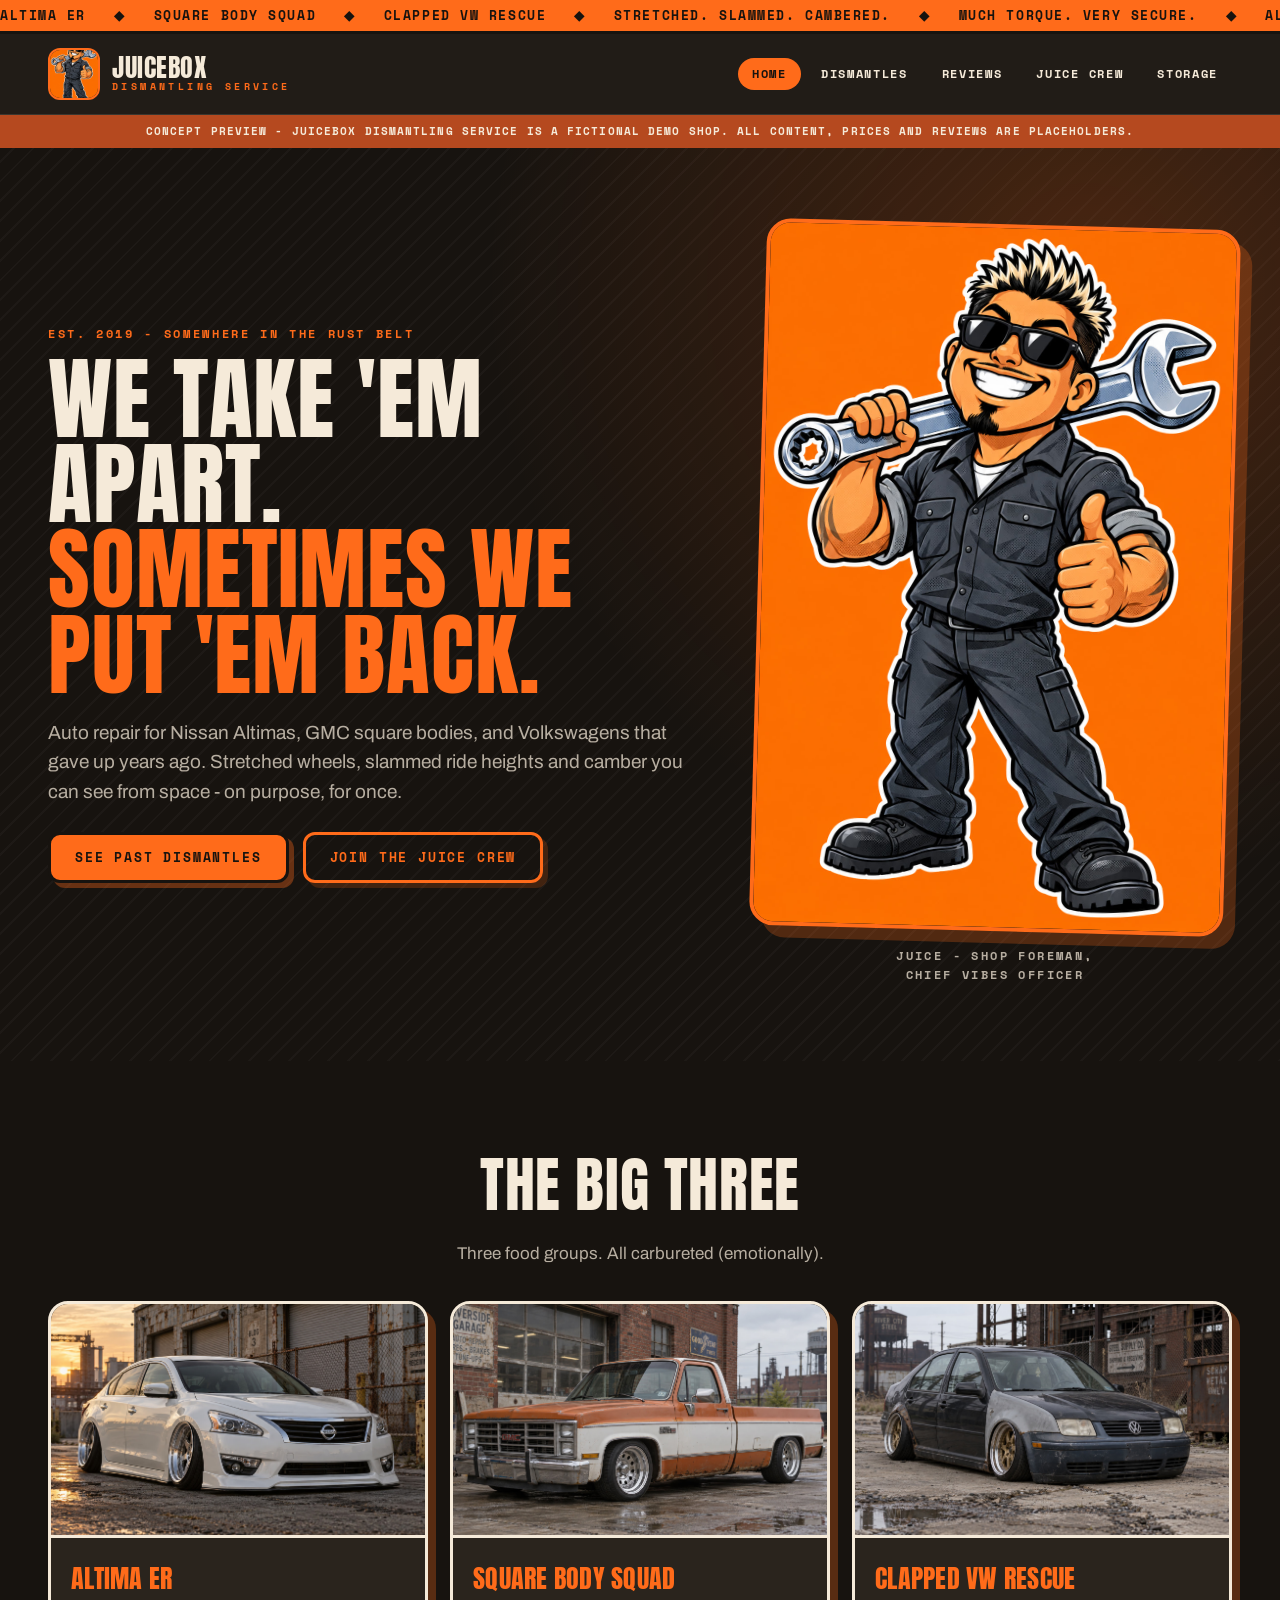
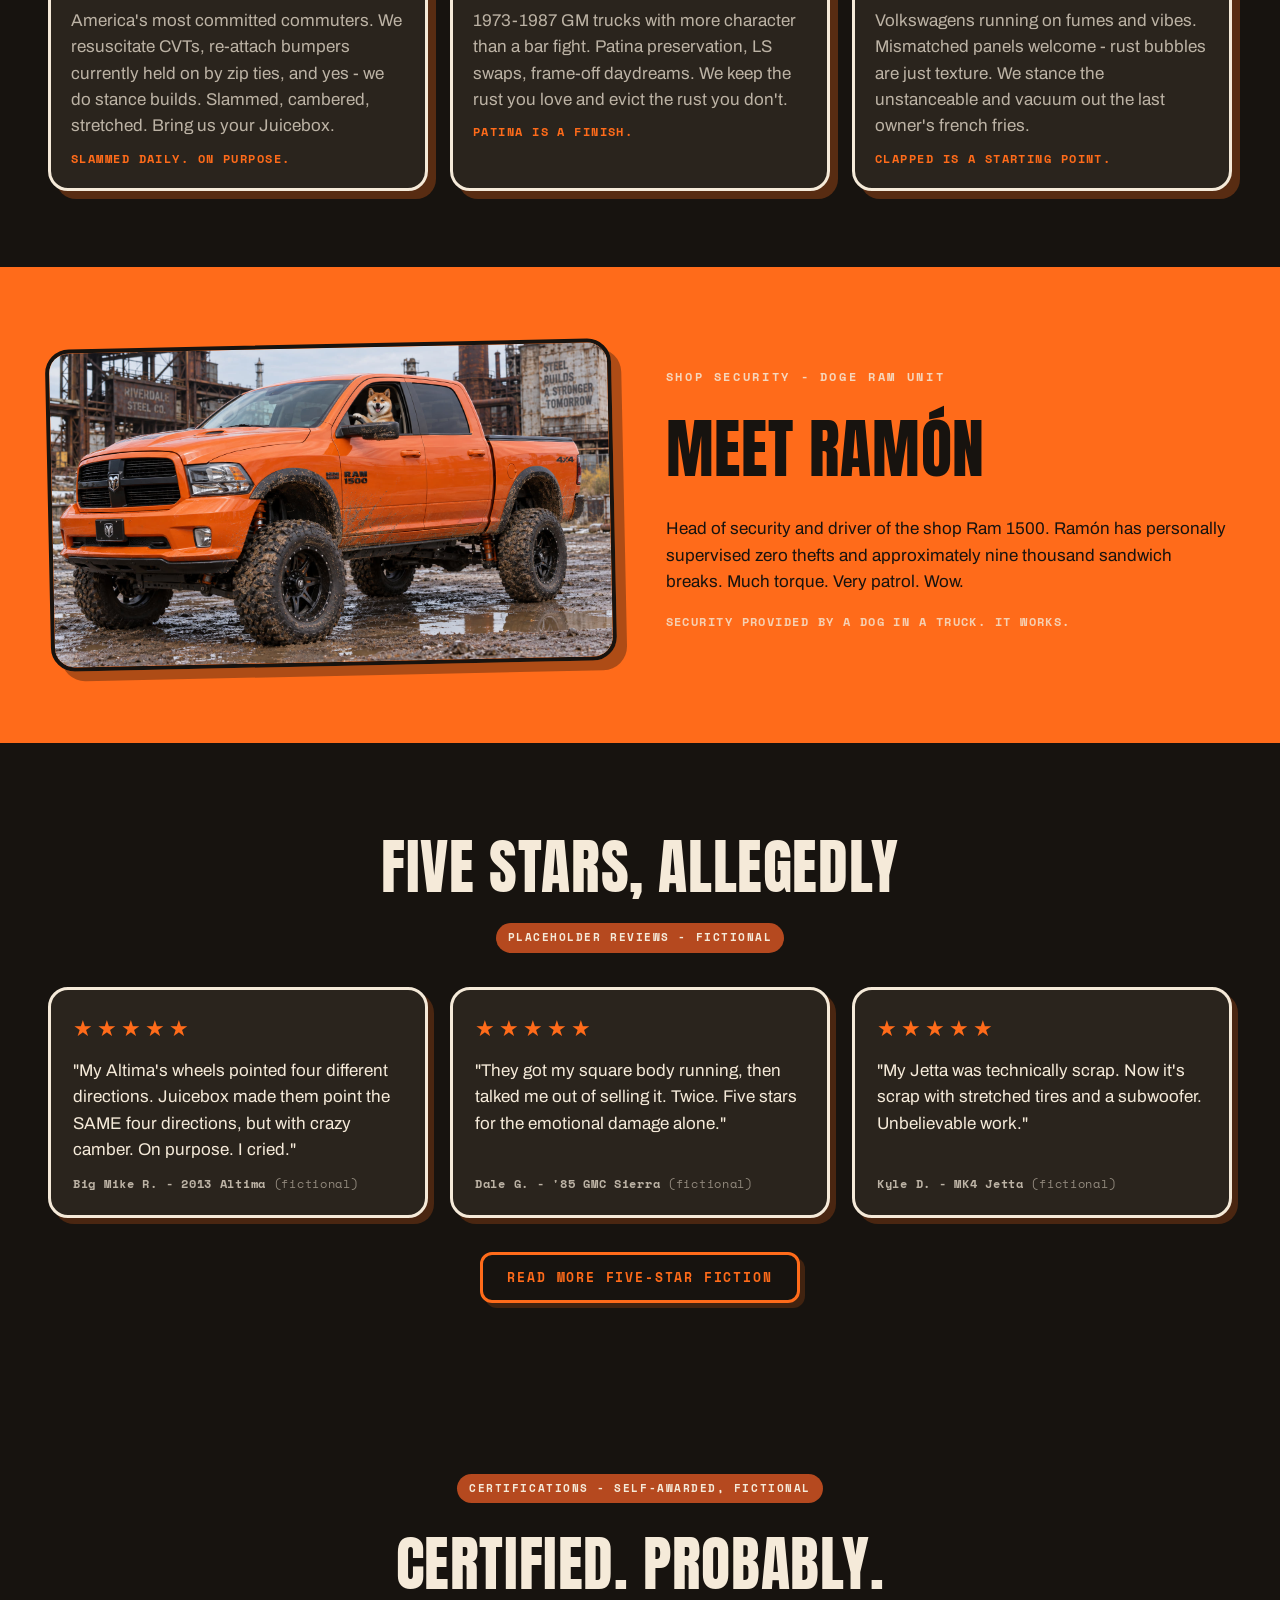
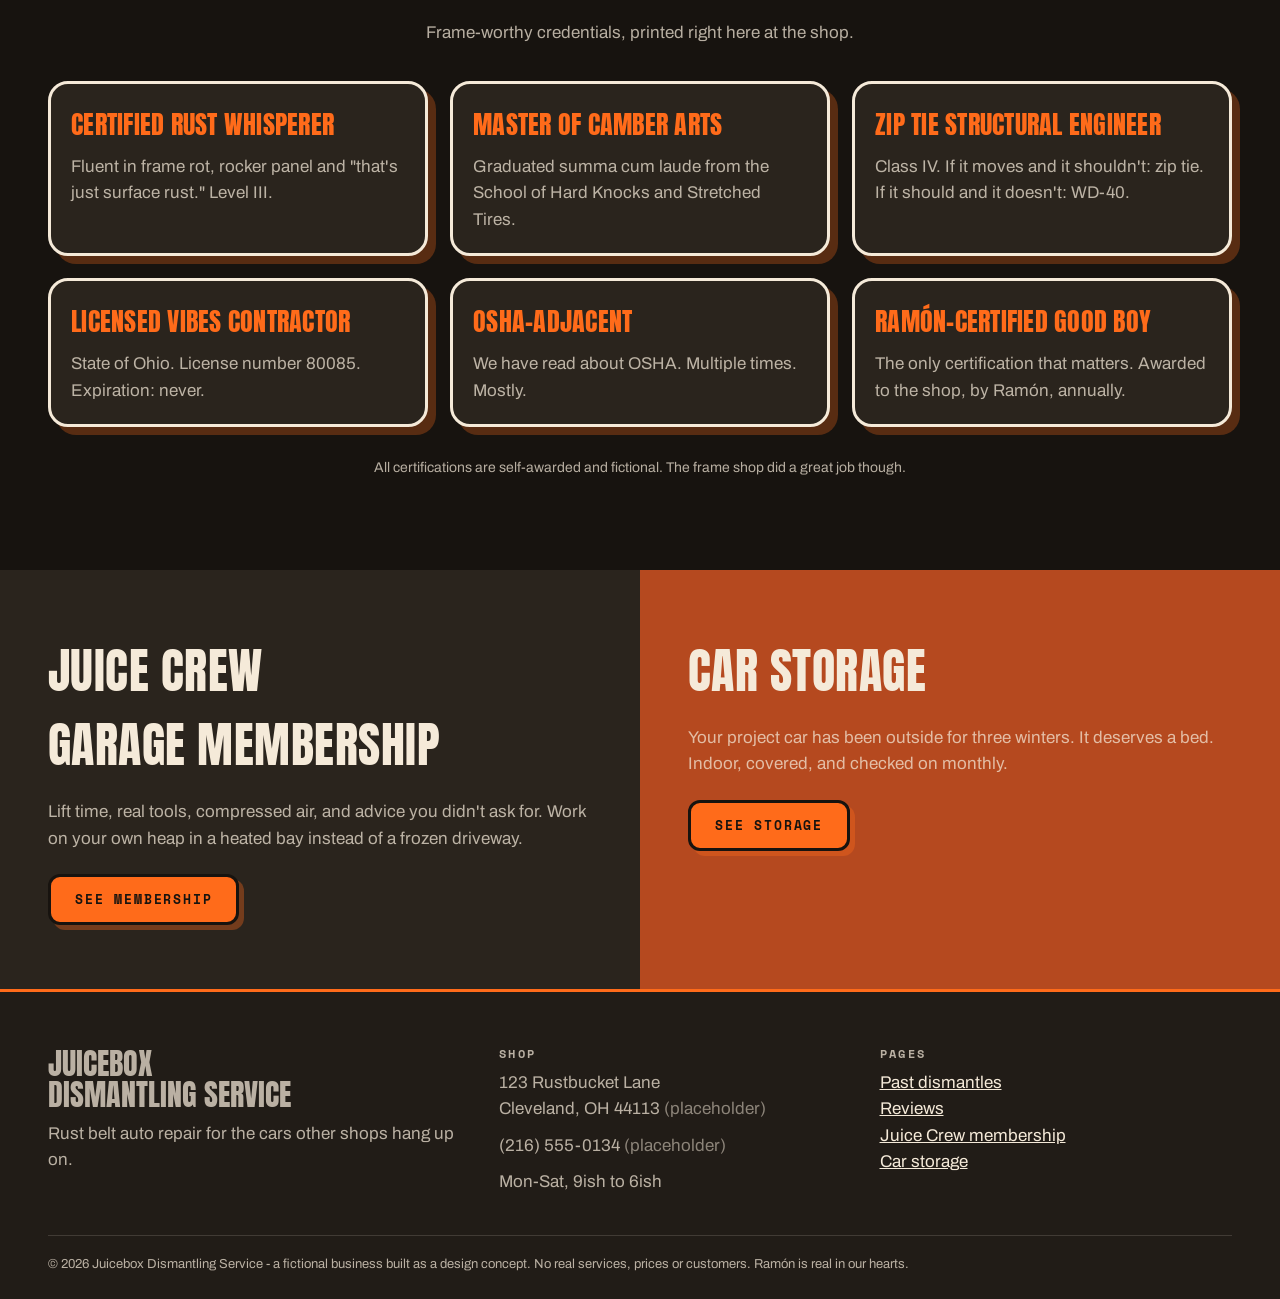
<file: index.html>
<!DOCTYPE html>
<html lang="en">
<head>
<meta charset="utf-8">
<meta name="viewport" content="width=device-width, initial-scale=1">
<title>Juicebox Dismantling Service - Rust Belt Auto Repair</title>
<meta name="description" content="Juicebox Dismantling Service - rust belt auto repair for Nissan Altimas, GMC square body trucks and clapped-out Volkswagens. Fictional demo site.">
<link rel="preconnect" href="https://fonts.googleapis.com">
<link rel="preconnect" href="https://fonts.gstatic.com" crossorigin>
<link href="https://fonts.googleapis.com/css2?family=Anton&family=Archivo:wght@400;600;800&family=Space+Mono:wght@400;700&display=swap" rel="stylesheet">
<link rel="stylesheet" href="styles.css?v=202611172135">
<link rel="icon" type="image/jpeg" href="photos/mascot.jpg?v=202611172135">
<script>
(function () {
  var siteVersion = '202611172135';
  window.SS_SITE_VERSION = siteVersion;
  if ('serviceWorker' in navigator) {
    navigator.serviceWorker.register('service-worker.js?v=' + siteVersion, { updateViaCache: 'none' })
      .then(function (registration) { registration.update(); })
      .catch(function () {});
  }
  window.addEventListener('pageshow', function () {
    if (!window.fetch) return;
    fetch('version.json?check=' + Date.now(), { cache: 'no-store' })
      .then(function (response) { return response.ok ? response.json() : null; })
      .then(function (manifest) {
        if (!manifest || !manifest.version || manifest.version === siteVersion) return;
        var key = 'jb-version-reload:' + window.location.pathname + ':' + manifest.version;
        if (sessionStorage.getItem(key)) return;
        sessionStorage.setItem(key, '1');
        var refreshUrl = new URL(window.location.href);
        refreshUrl.searchParams.set('v', manifest.version);
        window.location.replace(refreshUrl.toString());
      })
      .catch(function () {});
  });
})();
</script>
<script src="https://sundaysauce-projects.github.io/sites-portal/beacon.js?v=202611171415" defer></script></head>
<body>
<div class="ticker" aria-hidden="true"><div class="ticker-track" id="ticker-track">
<span>ALTIMA ER</span><span>&#9670;</span><span>SQUARE BODY SQUAD</span><span>&#9670;</span><span>CLAPPED VW RESCUE</span><span>&#9670;</span><span>STRETCHED. SLAMMED. CAMBERED.</span><span>&#9670;</span><span>MUCH TORQUE. VERY SECURE.</span><span>&#9670;</span>
</div></div>
<header class="site-header">
  <a class="brand" href="index.html">
    <img src="photos/mascot.jpg?v=202611172135" alt="Juice, the Juicebox mascot" class="brand-mark">
    <span class="brand-type">JUICEBOX<em>DISMANTLING SERVICE</em></span>
  </a>
  <button class="nav-toggle" id="nav-toggle" aria-label="Open menu" aria-expanded="false">MENU</button>
  <nav class="nav" id="nav">
    <a href="index.html" class="active">Home</a>
    <a href="gallery.html" class="">Dismantles</a>
    <a href="reviews.html" class="">Reviews</a>
    <a href="membership.html" class="">Juice Crew</a>
    <a href="storage.html" class="">Storage</a>
  </nav>
</header>
<p class="demo-bar">CONCEPT PREVIEW - Juicebox Dismantling Service is a fictional demo shop. All content, prices and reviews are placeholders.</p>

<section class="hero">
  <div class="hero-copy">
    <p class="kicker">EST. 2019 - SOMEWHERE IN THE RUST BELT</p>
    <h1>WE TAKE 'EM APART.<span class="hl">SOMETIMES WE PUT 'EM BACK.</span></h1>
    <p class="lede">Auto repair for Nissan Altimas, GMC square bodies, and Volkswagens that gave up years ago. Stretched wheels, slammed ride heights and camber you can see from space - on purpose, for once.</p>
    <div class="cta-row">
      <a class="btn" href="gallery.html">SEE PAST DISMANTLES</a>
      <a class="btn ghost" href="membership.html">JOIN THE JUICE CREW</a>
    </div>
  </div>
  <figure class="hero-mascot">
    <img src="photos/mascot.jpg?v=202611172135" alt="Juice, the shop foreman mascot, holding a wrench">
    <figcaption>JUICE - SHOP FOREMAN,<br>CHIEF VIBES OFFICER</figcaption>
  </figure>
</section>

<section class="section">
  <h2 class="sec-title">THE BIG THREE</h2>
  <p class="sec-sub">Three food groups. All carbureted (emotionally).</p>
  <div class="cards3">
    <article class="card">
      <img src="photos/hero-altima.jpg?v=202611172135" alt="Slammed Nissan Altima with extreme negative camber and stretched tires">
      <div class="card-body">
        <h3>ALTIMA ER</h3>
        <p>America's most committed commuters. We resuscitate CVTs, re-attach bumpers currently held on by zip ties, and yes - we do stance builds. Slammed, cambered, stretched. Bring us your Juicebox.</p>
        <p class="tagline">Slammed daily. On purpose.</p>
      </div>
    </article>
    <article class="card">
      <img src="photos/squarebody.jpg?v=202611172135" alt="GMC square body pickup with patina, lowered on wide wheels">
      <div class="card-body">
        <h3>SQUARE BODY SQUAD</h3>
        <p>1973-1987 GM trucks with more character than a bar fight. Patina preservation, LS swaps, frame-off daydreams. We keep the rust you love and evict the rust you don't.</p>
        <p class="tagline">Patina is a finish.</p>
      </div>
    </article>
    <article class="card">
      <img src="photos/vw-clapped.jpg?v=202611172135" alt="Clapped out VW Jetta with mismatched panels, slammed on gold wheels">
      <div class="card-body">
        <h3>CLAPPED VW RESCUE</h3>
        <p>Volkswagens running on fumes and vibes. Mismatched panels welcome - rust bubbles are just texture. We stance the unstanceable and vacuum out the last owner's french fries.</p>
        <p class="tagline">Clapped is a starting point.</p>
      </div>
    </article>
  </div>
</section>

<section class="doge-band">
  <img src="photos/doge-ram.jpg?v=202611172135" alt="Ramón the Shiba Inu behind the wheel of the shop's orange Dodge Ram">
  <div class="doge-copy">
    <p class="kicker light">SHOP SECURITY - DOGE RAM UNIT</p>
    <h2>MEET RAM&Oacute;N</h2>
    <p>Head of security and driver of the shop Ram 1500. Ramón has personally supervised zero thefts and approximately nine thousand sandwich breaks. Much torque. Very patrol. Wow.</p>
    <p class="tagline light">Security provided by a dog in a truck. It works.</p>
  </div>
</section>

<section class="section">
  <h2 class="sec-title">FIVE STARS, ALLEGEDLY</h2>
  <p class="sec-sub"><span class="ph-badge">PLACEHOLDER REVIEWS - FICTIONAL</span></p>
  <div class="cards3">
    <blockquote class="review-card">
      <p class="stars" aria-label="5 out of 5 stars">&#9733;&#9733;&#9733;&#9733;&#9733;</p>
      <p>"My Altima's wheels pointed four different directions. Juicebox made them point the SAME four directions, but with crazy camber. On purpose. I cried."</p>
      <footer>Big Mike R. - 2013 Altima <span class="ph">(fictional)</span></footer>
    </blockquote>
    <blockquote class="review-card">
      <p class="stars" aria-label="5 out of 5 stars">&#9733;&#9733;&#9733;&#9733;&#9733;</p>
      <p>"They got my square body running, then talked me out of selling it. Twice. Five stars for the emotional damage alone."</p>
      <footer>Dale G. - '85 GMC Sierra <span class="ph">(fictional)</span></footer>
    </blockquote>
    <blockquote class="review-card">
      <p class="stars" aria-label="5 out of 5 stars">&#9733;&#9733;&#9733;&#9733;&#9733;</p>
      <p>"My Jetta was technically scrap. Now it's scrap with stretched tires and a subwoofer. Unbelievable work."</p>
      <footer>Kyle D. - MK4 Jetta <span class="ph">(fictional)</span></footer>
    </blockquote>
  </div>
  <p class="more-link"><a class="btn ghost" href="reviews.html">READ MORE FIVE-STAR FICTION</a></p>
</section>

<section class="section">
  <p class="kicker center"><span class="ph-badge">CERTIFICATIONS - SELF-AWARDED, FICTIONAL</span></p>
  <h2 class="sec-title">CERTIFIED. PROBABLY.</h2>
  <p class="sec-sub">Frame-worthy credentials, printed right here at the shop.</p>
  <div class="cards3">
    <article class="card cert-card"><div class="card-body"><h3>CERTIFIED RUST WHISPERER</h3><p>Fluent in frame rot, rocker panel and "that's just surface rust." Level III.</p></div></article>
    <article class="card cert-card"><div class="card-body"><h3>MASTER OF CAMBER ARTS</h3><p>Graduated summa cum laude from the School of Hard Knocks and Stretched Tires.</p></div></article>
    <article class="card cert-card"><div class="card-body"><h3>ZIP TIE STRUCTURAL ENGINEER</h3><p>Class IV. If it moves and it shouldn't: zip tie. If it should and it doesn't: WD-40.</p></div></article>
    <article class="card cert-card"><div class="card-body"><h3>LICENSED VIBES CONTRACTOR</h3><p>State of Ohio. License number 80085. Expiration: never.</p></div></article>
    <article class="card cert-card"><div class="card-body"><h3>OSHA-ADJACENT</h3><p>We have read about OSHA. Multiple times. Mostly.</p></div></article>
    <article class="card cert-card"><div class="card-body"><h3>RAM&Oacute;N-CERTIFIED GOOD BOY</h3><p>The only certification that matters. Awarded to the shop, by Ramón, annually.</p></div></article>
  </div>
  <p class="fineprint">All certifications are self-awarded and fictional. The frame shop did a great job though.</p>
</section>

<section class="split-band">
  <div class="split">
    <h2>JUICE CREW<br>GARAGE MEMBERSHIP</h2>
    <p>Lift time, real tools, compressed air, and advice you didn't ask for. Work on your own heap in a heated bay instead of a frozen driveway.</p>
    <a class="btn" href="membership.html">SEE MEMBERSHIP</a>
  </div>
  <div class="split alt">
    <h2>CAR STORAGE</h2>
    <p>Your project car has been outside for three winters. It deserves a bed. Indoor, covered, and checked on monthly.</p>
    <a class="btn" href="storage.html">SEE STORAGE</a>
  </div>
</section>
<footer class="site-footer">
  <div class="foot-grid">
    <div>
      <p class="foot-brand">JUICEBOX<br>DISMANTLING SERVICE</p>
      <p class="foot-note">Rust belt auto repair for the cars other shops hang up on.</p>
    </div>
    <div>
      <p class="foot-head">SHOP</p>
      <p>123 Rustbucket Lane<br>Cleveland, OH 44113 <span class="ph">(placeholder)</span></p>
      <p>(216) 555-0134 <span class="ph">(placeholder)</span></p>
      <p>Mon-Sat, 9ish to 6ish</p>
    </div>
    <div>
      <p class="foot-head">PAGES</p>
      <p><a href="gallery.html">Past dismantles</a><br><a href="reviews.html">Reviews</a><br><a href="membership.html">Juice Crew membership</a><br><a href="storage.html">Car storage</a></p>
    </div>
  </div>
  <p class="foot-legal">&copy; 2026 Juicebox Dismantling Service - a fictional business built as a design concept. No real services, prices or customers. Ramón is real in our hearts.</p>
</footer>
<script src="script.js?v=202611172135"></script>
</body>
</html>
</file>
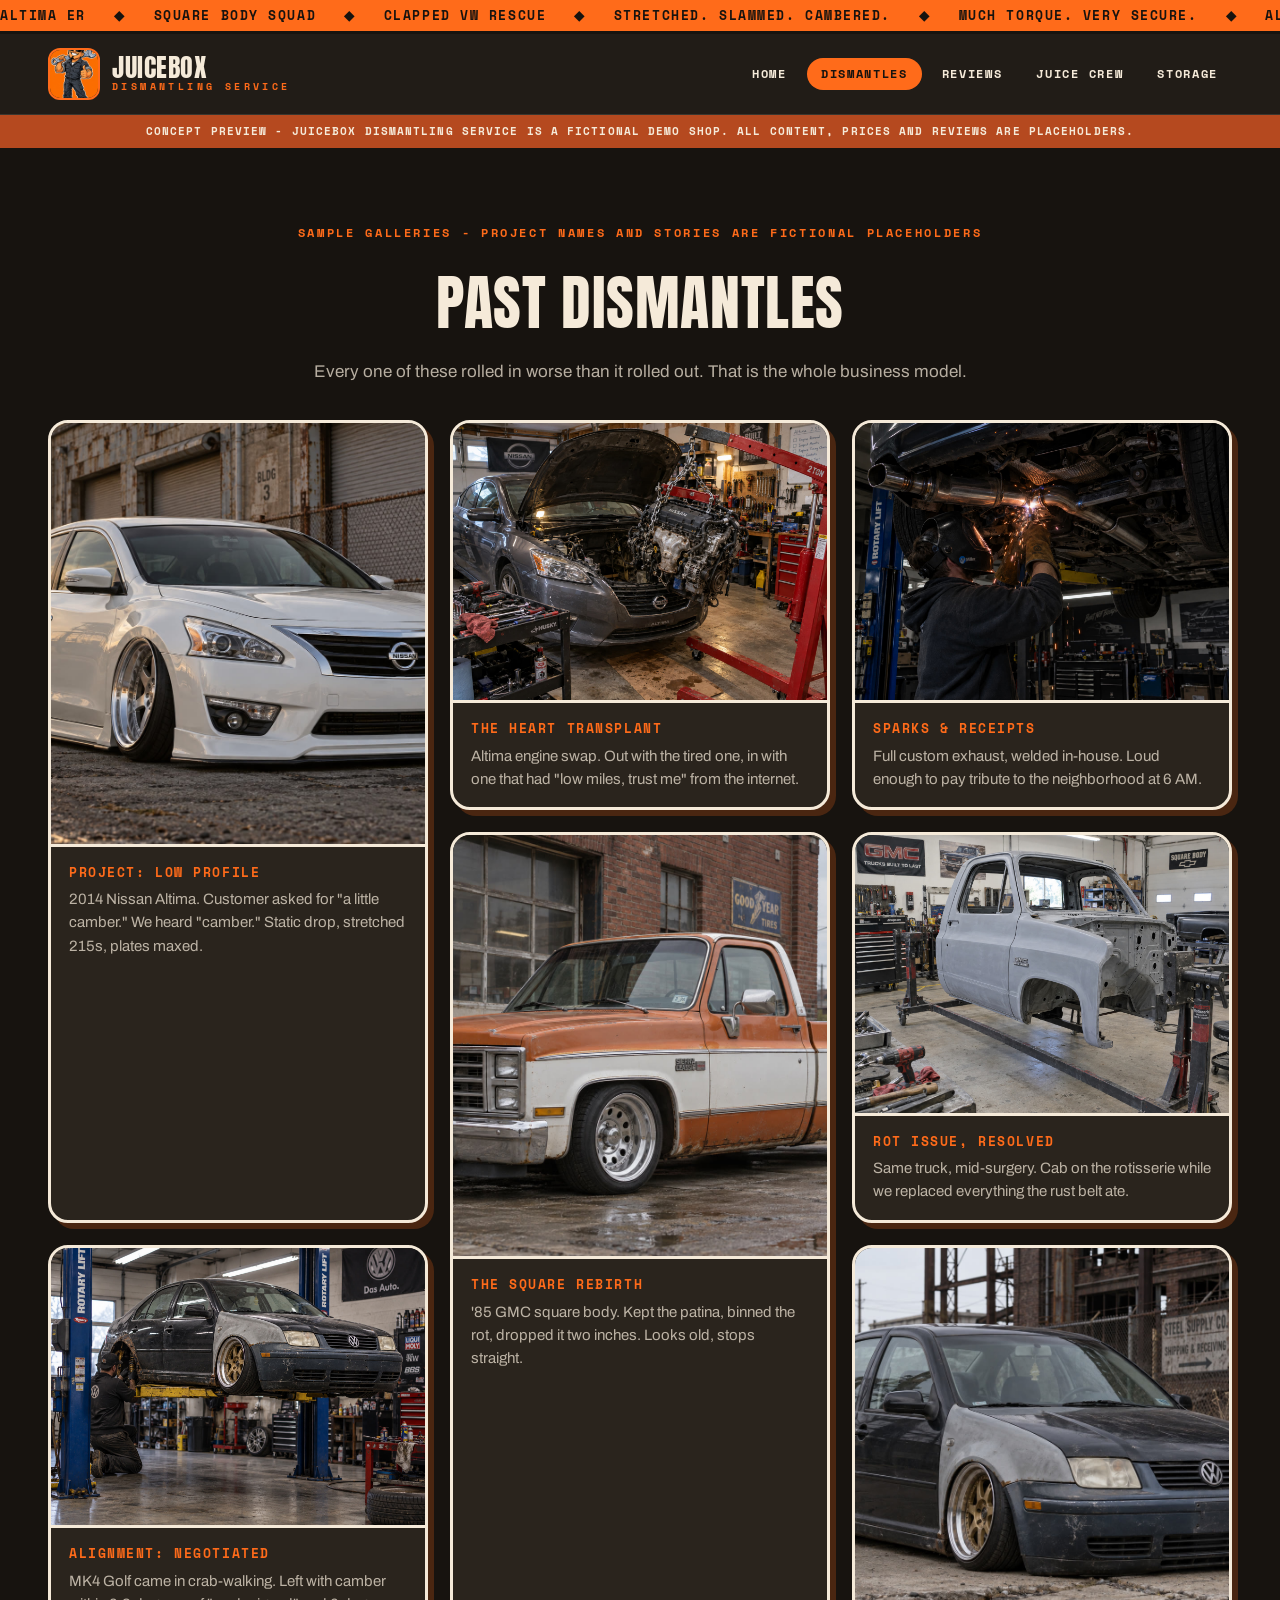
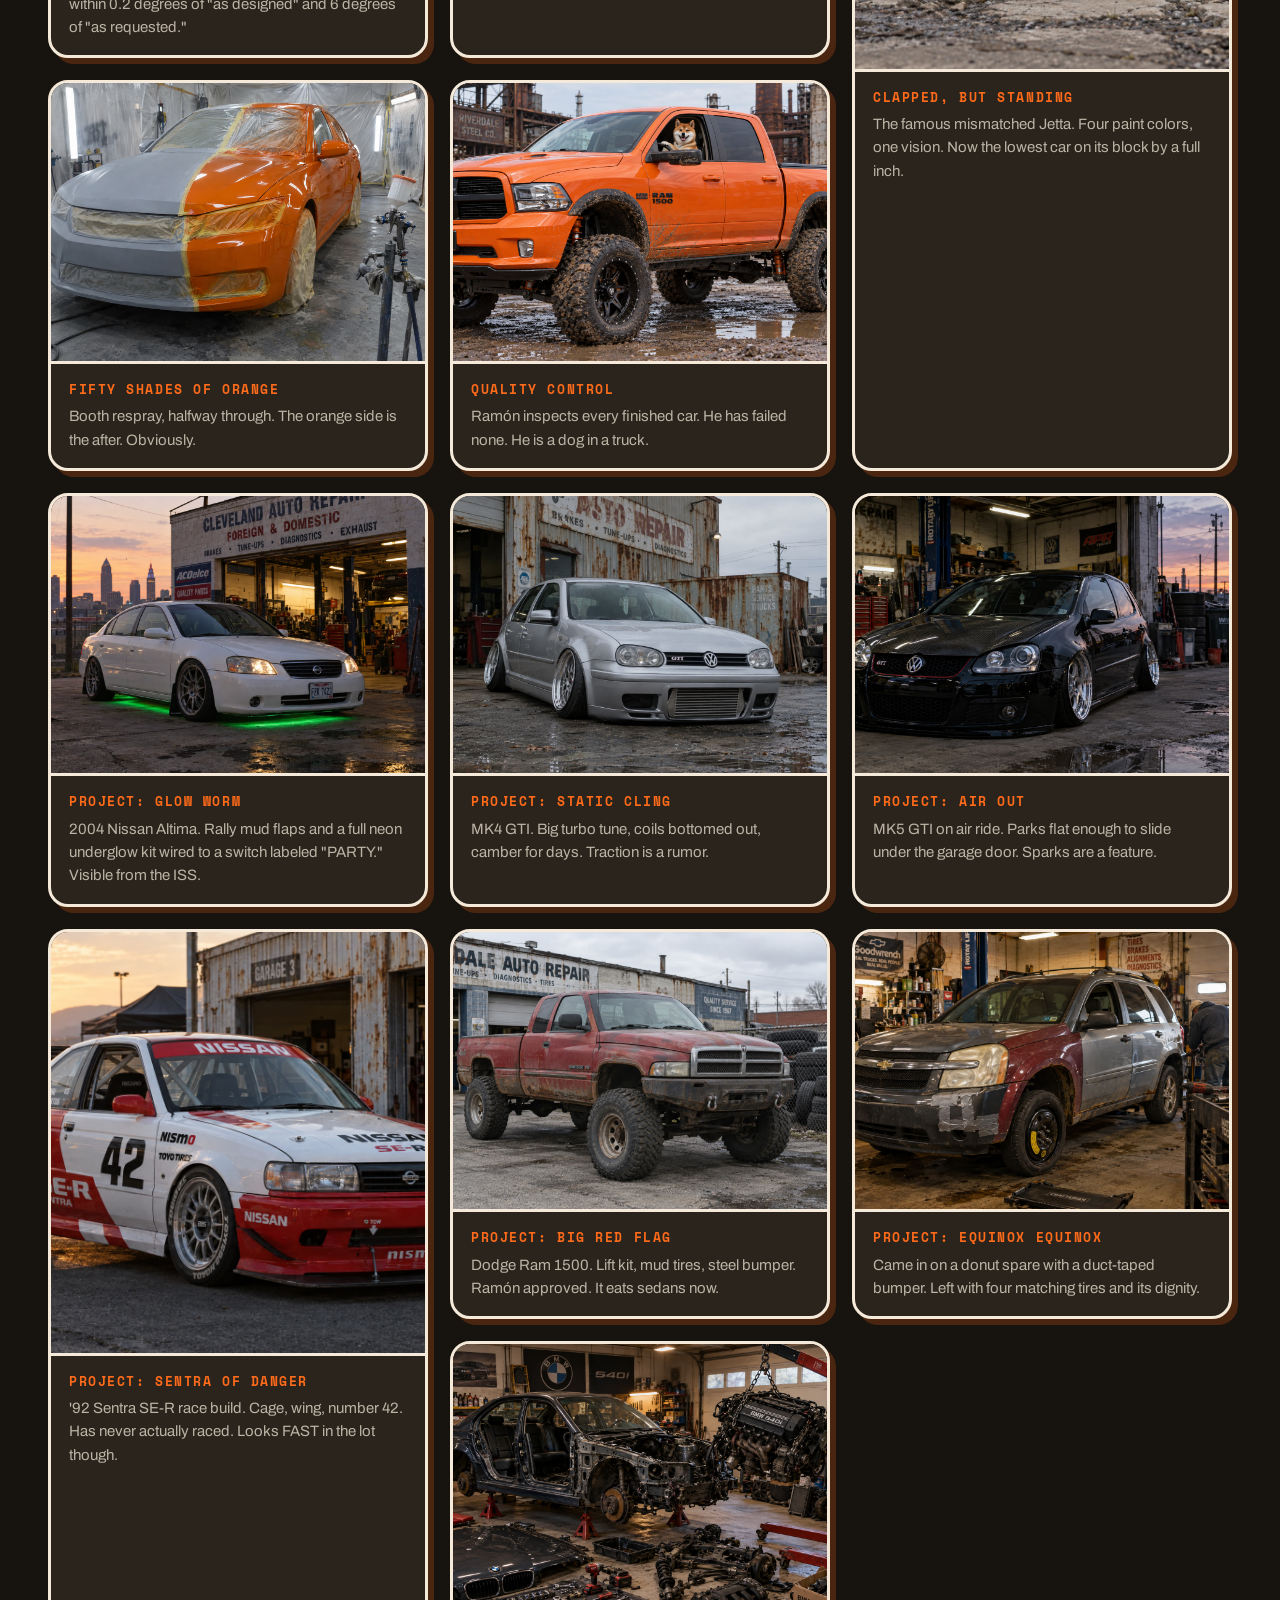
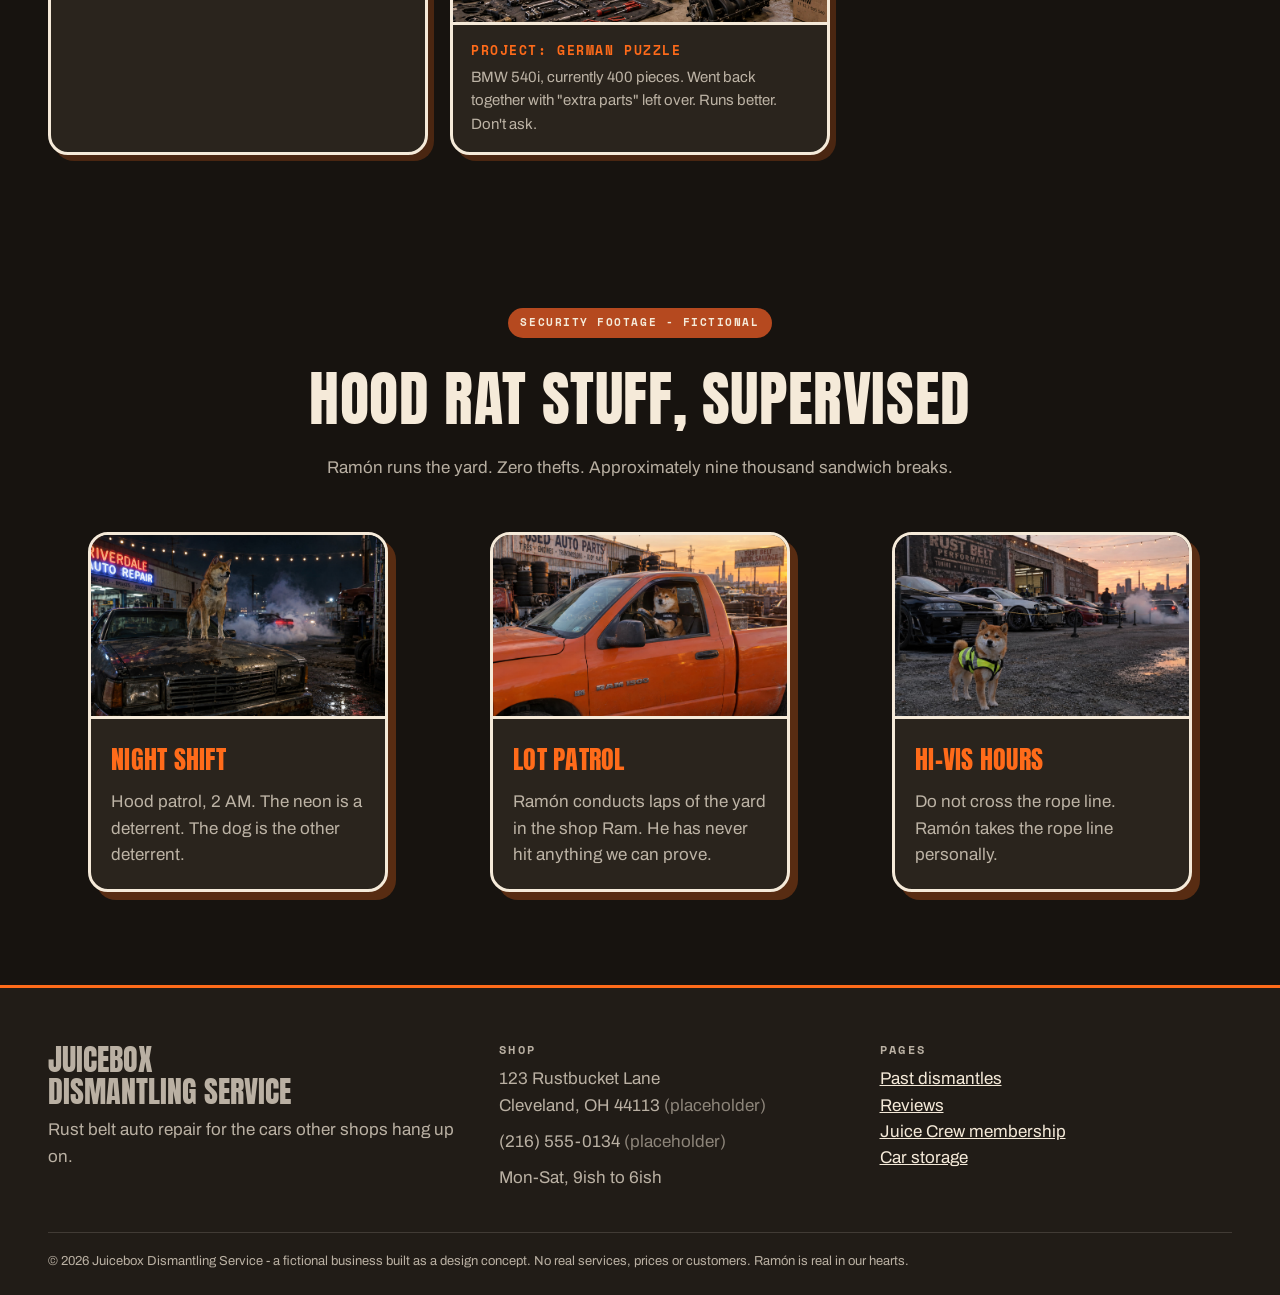
<file: gallery.html>
<!DOCTYPE html>
<html lang="en">
<head>
<meta charset="utf-8">
<meta name="viewport" content="width=device-width, initial-scale=1">
<title>Past Dismantles - Juicebox Dismantling Service</title>
<meta name="description" content="Juicebox Dismantling Service - rust belt auto repair for Nissan Altimas, GMC square body trucks and clapped-out Volkswagens. Fictional demo site.">
<link rel="preconnect" href="https://fonts.googleapis.com">
<link rel="preconnect" href="https://fonts.gstatic.com" crossorigin>
<link href="https://fonts.googleapis.com/css2?family=Anton&family=Archivo:wght@400;600;800&family=Space+Mono:wght@400;700&display=swap" rel="stylesheet">
<link rel="stylesheet" href="styles.css?v=202611172135">
<link rel="icon" type="image/jpeg" href="photos/mascot.jpg?v=202611172135">
<script>
(function () {
  var siteVersion = '202611172135';
  window.SS_SITE_VERSION = siteVersion;
  if ('serviceWorker' in navigator) {
    navigator.serviceWorker.register('service-worker.js?v=' + siteVersion, { updateViaCache: 'none' })
      .then(function (registration) { registration.update(); })
      .catch(function () {});
  }
  window.addEventListener('pageshow', function () {
    if (!window.fetch) return;
    fetch('version.json?check=' + Date.now(), { cache: 'no-store' })
      .then(function (response) { return response.ok ? response.json() : null; })
      .then(function (manifest) {
        if (!manifest || !manifest.version || manifest.version === siteVersion) return;
        var key = 'jb-version-reload:' + window.location.pathname + ':' + manifest.version;
        if (sessionStorage.getItem(key)) return;
        sessionStorage.setItem(key, '1');
        var refreshUrl = new URL(window.location.href);
        refreshUrl.searchParams.set('v', manifest.version);
        window.location.replace(refreshUrl.toString());
      })
      .catch(function () {});
  });
})();
</script>
<script src="https://sundaysauce-projects.github.io/sites-portal/beacon.js?v=202611171415" defer></script></head>
<body>
<div class="ticker" aria-hidden="true"><div class="ticker-track" id="ticker-track">
<span>ALTIMA ER</span><span>&#9670;</span><span>SQUARE BODY SQUAD</span><span>&#9670;</span><span>CLAPPED VW RESCUE</span><span>&#9670;</span><span>STRETCHED. SLAMMED. CAMBERED.</span><span>&#9670;</span><span>MUCH TORQUE. VERY SECURE.</span><span>&#9670;</span>
</div></div>
<header class="site-header">
  <a class="brand" href="index.html">
    <img src="photos/mascot.jpg?v=202611172135" alt="Juice, the Juicebox mascot" class="brand-mark">
    <span class="brand-type">JUICEBOX<em>DISMANTLING SERVICE</em></span>
  </a>
  <button class="nav-toggle" id="nav-toggle" aria-label="Open menu" aria-expanded="false">MENU</button>
  <nav class="nav" id="nav">
    <a href="index.html" class="">Home</a>
    <a href="gallery.html" class="active">Dismantles</a>
    <a href="reviews.html" class="">Reviews</a>
    <a href="membership.html" class="">Juice Crew</a>
    <a href="storage.html" class="">Storage</a>
  </nav>
</header>
<p class="demo-bar">CONCEPT PREVIEW - Juicebox Dismantling Service is a fictional demo shop. All content, prices and reviews are placeholders.</p>

<section class="section">
  <p class="kicker center">SAMPLE GALLERIES - PROJECT NAMES AND STORIES ARE FICTIONAL PLACEHOLDERS</p>
  <h1 class="sec-title">PAST DISMANTLES</h1>
  <p class="sec-sub">Every one of these rolled in worse than it rolled out. That is the whole business model.</p>

  <div class="gallery-grid">
    <figure class="g-item tall">
      <img src="photos/hero-altima.jpg?v=202611172135" alt="Project Low Profile: slammed Nissan Altima with crazy camber">
      <figcaption><strong>PROJECT: LOW PROFILE</strong>2014 Nissan Altima. Customer asked for "a little camber." We heard "camber." Static drop, stretched 215s, plates maxed.</figcaption>
    </figure>
    <figure class="g-item">
      <img src="photos/gallery-swap.jpg?v=202611172135" alt="The Heart Transplant: Altima engine being hoisted out">
      <figcaption><strong>THE HEART TRANSPLANT</strong>Altima engine swap. Out with the tired one, in with one that had "low miles, trust me" from the internet.</figcaption>
    </figure>
    <figure class="g-item">
      <img src="photos/gallery-weld.jpg?v=202611172135" alt="Sparks and Receipts: custom exhaust being welded">
      <figcaption><strong>SPARKS &amp; RECEIPTS</strong>Full custom exhaust, welded in-house. Loud enough to pay tribute to the neighborhood at 6 AM.</figcaption>
    </figure>
    <figure class="g-item tall">
      <img src="photos/squarebody.jpg?v=202611172135" alt="The Square Rebirth: GMC square body, patina kept, stance added">
      <figcaption><strong>THE SQUARE REBIRTH</strong>'85 GMC square body. Kept the patina, binned the rot, dropped it two inches. Looks old, stops straight.</figcaption>
    </figure>
    <figure class="g-item">
      <img src="photos/gallery-restore.jpg?v=202611172135" alt="Square body cab on a rotisserie stand in primer">
      <figcaption><strong>ROT ISSUE, RESOLVED</strong>Same truck, mid-surgery. Cab on the rotisserie while we replaced everything the rust belt ate.</figcaption>
    </figure>
    <figure class="g-item">
      <img src="photos/gallery-align.jpg?v=202611172135" alt="Alignment Negotiated: rusty Golf on the alignment rack">
      <figcaption><strong>ALIGNMENT: NEGOTIATED</strong>MK4 Golf came in crab-walking. Left with camber within 0.2 degrees of "as designed" and 6 degrees of "as requested."</figcaption>
    </figure>
    <figure class="g-item tall">
      <img src="photos/vw-clapped.jpg?v=202611172135" alt="Clapped Out Standing: the mismatched Jetta, finished">
      <figcaption><strong>CLAPPED, BUT STANDING</strong>The famous mismatched Jetta. Four paint colors, one vision. Now the lowest car on its block by a full inch.</figcaption>
    </figure>
    <figure class="g-item">
      <img src="photos/gallery-paint.jpg?v=202611172135" alt="Fifty Shades of Orange: car half in primer, half in fresh paint">
      <figcaption><strong>FIFTY SHADES OF ORANGE</strong>Booth respray, halfway through. The orange side is the after. Obviously.</figcaption>
    </figure>
    <figure class="g-item">
      <img src="photos/doge-ram.jpg?v=202611172135" alt="Ramón supervising from the shop Ram truck">
      <figcaption><strong>QUALITY CONTROL</strong>Ramón inspects every finished car. He has failed none. He is a dog in a truck.</figcaption>
    </figure>
    <figure class="g-item">
      <img src="photos/altima-neon.jpg?v=202611172135" alt="Project Glow Worm: white second-generation Altima with mud flaps and green neon underglow">
      <figcaption><strong>PROJECT: GLOW WORM</strong>2004 Nissan Altima. Rally mud flaps and a full neon underglow kit wired to a switch labeled "PARTY." Visible from the ISS.</figcaption>
    </figure>
    <figure class="g-item">
      <img src="photos/gti-mk4.jpg?v=202611172135" alt="Project Static Cling: slammed and tuned MK4 GTI">
      <figcaption><strong>PROJECT: STATIC CLING</strong>MK4 GTI. Big turbo tune, coils bottomed out, camber for days. Traction is a rumor.</figcaption>
    </figure>
    <figure class="g-item">
      <img src="photos/gti-mk5.jpg?v=202611172135" alt="Project Air Out: bagged MK5 GTI laying frame">
      <figcaption><strong>PROJECT: AIR OUT</strong>MK5 GTI on air ride. Parks flat enough to slide under the garage door. Sparks are a feature.</figcaption>
    </figure>
    <figure class="g-item tall">
      <img src="photos/ser-racecar.jpg?v=202611172135" alt="Project Sentra of Danger: SE-R race car with wing and roll cage">
      <figcaption><strong>PROJECT: SENTRA OF DANGER</strong>'92 Sentra SE-R race build. Cage, wing, number 42. Has never actually raced. Looks FAST in the lot though.</figcaption>
    </figure>
    <figure class="g-item">
      <img src="photos/dodge-ram-project.jpg?v=202611172135" alt="Project Big Red Flag: lifted Dodge Ram on off-road tires">
      <figcaption><strong>PROJECT: BIG RED FLAG</strong>Dodge Ram 1500. Lift kit, mud tires, steel bumper. Ramón approved. It eats sedans now.</figcaption>
    </figure>
    <figure class="g-item">
      <img src="photos/equinox.jpg?v=202611172135" alt="Project Equinox Equinox: mismatched Equinox mid-repair in the bay">
      <figcaption><strong>PROJECT: EQUINOX EQUINOX</strong>Came in on a donut spare with a duct-taped bumper. Left with four matching tires and its dignity.</figcaption>
    </figure>
    <figure class="g-item">
      <img src="photos/bmw-540i-pieces.jpg?v=202611172135" alt="Project German Puzzle: BMW 540i in pieces, engine on the hoist">
      <figcaption><strong>PROJECT: GERMAN PUZZLE</strong>BMW 540i, currently 400 pieces. Went back together with "extra parts" left over. Runs better. Don't ask.</figcaption>
    </figure>
  </div>
</section>

<section class="section">
  <p class="kicker center"><span class="ph-badge">SECURITY FOOTAGE - FICTIONAL</span></p>
  <h2 class="sec-title">HOOD RAT STUFF, SUPERVISED</h2>
  <p class="sec-sub">Ramón runs the yard. Zero thefts. Approximately nine thousand sandwich breaks.</p>
  <div class="cards3">
    <figure class="card">
      <img src="photos/shop-guard-night.jpg?v=202611172135" alt="Ramón standing guard on a car hood in the yard at night">
      <figcaption class="card-body"><h3>NIGHT SHIFT</h3><p>Hood patrol, 2 AM. The neon is a deterrent. The dog is the other deterrent.</p></figcaption>
    </figure>
    <figure class="card">
      <img src="photos/shop-guard-patrol.jpg?v=202611172135" alt="Ramón driving the shop Ram around the lot on patrol">
      <figcaption class="card-body"><h3>LOT PATROL</h3><p>Ramón conducts laps of the yard in the shop Ram. He has never hit anything we can prove.</p></figcaption>
    </figure>
    <figure class="card">
      <img src="photos/shop-guard-vest.jpg?v=202611172135" alt="Ramón in a hi-vis vest guarding the roped-off project cars">
      <figcaption class="card-body"><h3>HI-VIS HOURS</h3><p>Do not cross the rope line. Ramón takes the rope line personally.</p></figcaption>
    </figure>
  </div>
</section>
<footer class="site-footer">
  <div class="foot-grid">
    <div>
      <p class="foot-brand">JUICEBOX<br>DISMANTLING SERVICE</p>
      <p class="foot-note">Rust belt auto repair for the cars other shops hang up on.</p>
    </div>
    <div>
      <p class="foot-head">SHOP</p>
      <p>123 Rustbucket Lane<br>Cleveland, OH 44113 <span class="ph">(placeholder)</span></p>
      <p>(216) 555-0134 <span class="ph">(placeholder)</span></p>
      <p>Mon-Sat, 9ish to 6ish</p>
    </div>
    <div>
      <p class="foot-head">PAGES</p>
      <p><a href="gallery.html">Past dismantles</a><br><a href="reviews.html">Reviews</a><br><a href="membership.html">Juice Crew membership</a><br><a href="storage.html">Car storage</a></p>
    </div>
  </div>
  <p class="foot-legal">&copy; 2026 Juicebox Dismantling Service - a fictional business built as a design concept. No real services, prices or customers. Ramón is real in our hearts.</p>
</footer>
<script src="script.js?v=202611172135"></script>
</body>
</html>
</file>
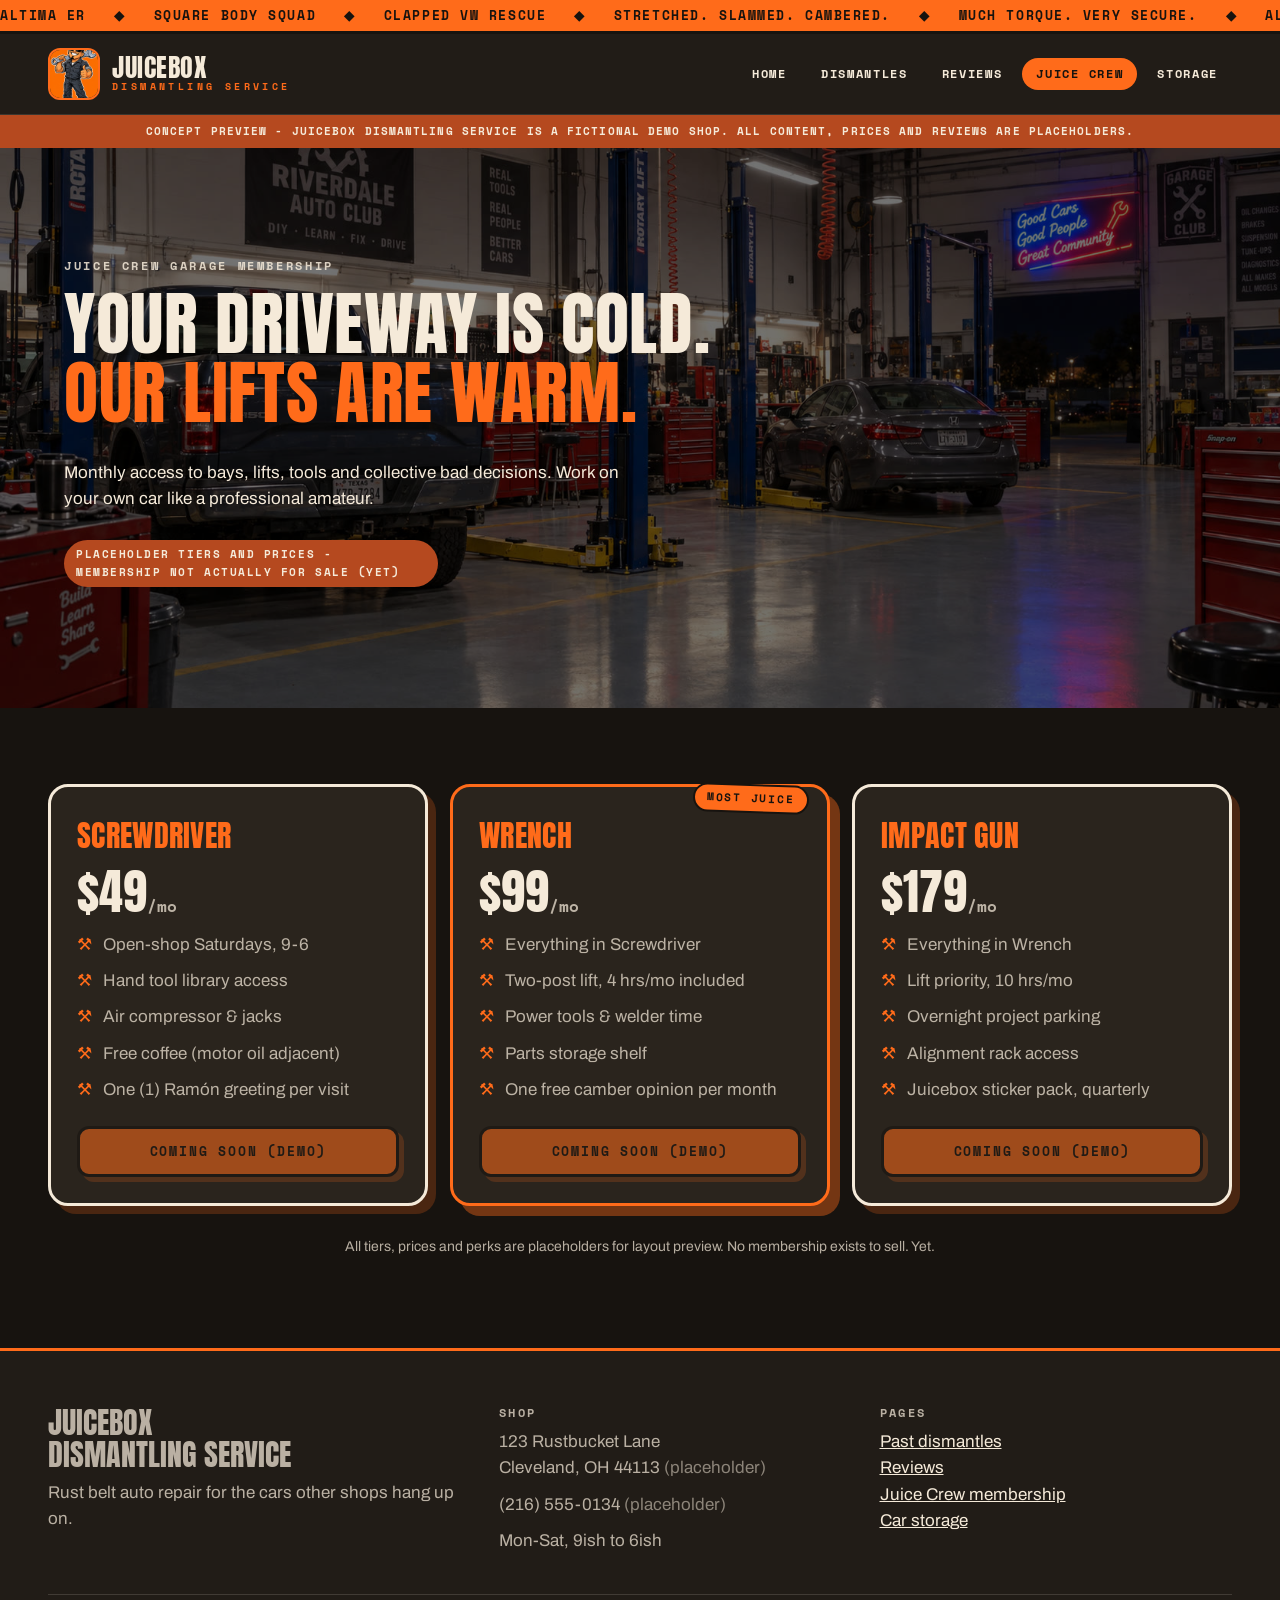
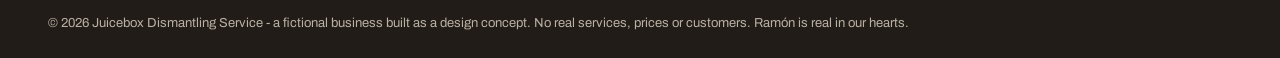
<file: membership.html>
<!DOCTYPE html>
<html lang="en">
<head>
<meta charset="utf-8">
<meta name="viewport" content="width=device-width, initial-scale=1">
<title>Juice Crew Garage Membership - Juicebox Dismantling Service</title>
<meta name="description" content="Juicebox Dismantling Service - rust belt auto repair for Nissan Altimas, GMC square body trucks and clapped-out Volkswagens. Fictional demo site.">
<link rel="preconnect" href="https://fonts.googleapis.com">
<link rel="preconnect" href="https://fonts.gstatic.com" crossorigin>
<link href="https://fonts.googleapis.com/css2?family=Anton&family=Archivo:wght@400;600;800&family=Space+Mono:wght@400;700&display=swap" rel="stylesheet">
<link rel="stylesheet" href="styles.css?v=202611172135">
<link rel="icon" type="image/jpeg" href="photos/mascot.jpg?v=202611172135">
<script>
(function () {
  var siteVersion = '202611172135';
  window.SS_SITE_VERSION = siteVersion;
  if ('serviceWorker' in navigator) {
    navigator.serviceWorker.register('service-worker.js?v=' + siteVersion, { updateViaCache: 'none' })
      .then(function (registration) { registration.update(); })
      .catch(function () {});
  }
  window.addEventListener('pageshow', function () {
    if (!window.fetch) return;
    fetch('version.json?check=' + Date.now(), { cache: 'no-store' })
      .then(function (response) { return response.ok ? response.json() : null; })
      .then(function (manifest) {
        if (!manifest || !manifest.version || manifest.version === siteVersion) return;
        var key = 'jb-version-reload:' + window.location.pathname + ':' + manifest.version;
        if (sessionStorage.getItem(key)) return;
        sessionStorage.setItem(key, '1');
        var refreshUrl = new URL(window.location.href);
        refreshUrl.searchParams.set('v', manifest.version);
        window.location.replace(refreshUrl.toString());
      })
      .catch(function () {});
  });
})();
</script>
<script src="https://sundaysauce-projects.github.io/sites-portal/beacon.js?v=202611171415" defer></script></head>
<body>
<div class="ticker" aria-hidden="true"><div class="ticker-track" id="ticker-track">
<span>ALTIMA ER</span><span>&#9670;</span><span>SQUARE BODY SQUAD</span><span>&#9670;</span><span>CLAPPED VW RESCUE</span><span>&#9670;</span><span>STRETCHED. SLAMMED. CAMBERED.</span><span>&#9670;</span><span>MUCH TORQUE. VERY SECURE.</span><span>&#9670;</span>
</div></div>
<header class="site-header">
  <a class="brand" href="index.html">
    <img src="photos/mascot.jpg?v=202611172135" alt="Juice, the Juicebox mascot" class="brand-mark">
    <span class="brand-type">JUICEBOX<em>DISMANTLING SERVICE</em></span>
  </a>
  <button class="nav-toggle" id="nav-toggle" aria-label="Open menu" aria-expanded="false">MENU</button>
  <nav class="nav" id="nav">
    <a href="index.html" class="">Home</a>
    <a href="gallery.html" class="">Dismantles</a>
    <a href="reviews.html" class="">Reviews</a>
    <a href="membership.html" class="active">Juice Crew</a>
    <a href="storage.html" class="">Storage</a>
  </nav>
</header>
<p class="demo-bar">CONCEPT PREVIEW - Juicebox Dismantling Service is a fictional demo shop. All content, prices and reviews are placeholders.</p>

<section class="page-hero">
  <img src="photos/garage.jpg?v=202611172135" alt="Inside the Juicebox garage: lifts, tool chests and project cars">
  <div class="page-hero-copy">
    <p class="kicker light">JUICE CREW GARAGE MEMBERSHIP</p>
    <h1>YOUR DRIVEWAY IS COLD.<span class="hl">OUR LIFTS ARE WARM.</span></h1>
    <p>Monthly access to bays, lifts, tools and collective bad decisions. Work on your own car like a professional amateur.</p>
    <p class="ph-badge">PLACEHOLDER TIERS AND PRICES - MEMBERSHIP NOT ACTUALLY FOR SALE (YET)</p>
  </div>
</section>
<section class="section">
  <div class="cards3">
    <article class="tier">
      <h3>SCREWDRIVER</h3>
      <p class="price">$49<span>/mo</span></p>
      <ul>
        <li>Open-shop Saturdays, 9-6</li>
        <li>Hand tool library access</li>
        <li>Air compressor &amp; jacks</li>
        <li>Free coffee (motor oil adjacent)</li>
        <li>One (1) Ramón greeting per visit</li>
      </ul>
      <button class="btn disabled" disabled>COMING SOON (DEMO)</button>
    </article>
    <article class="tier featured">
      <p class="tier-flag">MOST JUICE</p>
      <h3>WRENCH</h3>
      <p class="price">$99<span>/mo</span></p>
      <ul>
        <li>Everything in Screwdriver</li>
        <li>Two-post lift, 4 hrs/mo included</li>
        <li>Power tools &amp; welder time</li>
        <li>Parts storage shelf</li>
        <li>One free camber opinion per month</li>
      </ul>
      <button class="btn disabled" disabled>COMING SOON (DEMO)</button>
    </article>
    <article class="tier">
      <h3>IMPACT GUN</h3>
      <p class="price">$179<span>/mo</span></p>
      <ul>
        <li>Everything in Wrench</li>
        <li>Lift priority, 10 hrs/mo</li>
        <li>Overnight project parking</li>
        <li>Alignment rack access</li>
        <li>Juicebox sticker pack, quarterly</li>
      </ul>
      <button class="btn disabled" disabled>COMING SOON (DEMO)</button>
    </article>
  </div>
  <p class="fineprint">All tiers, prices and perks are placeholders for layout preview. No membership exists to sell. Yet.</p>
</section>
<footer class="site-footer">
  <div class="foot-grid">
    <div>
      <p class="foot-brand">JUICEBOX<br>DISMANTLING SERVICE</p>
      <p class="foot-note">Rust belt auto repair for the cars other shops hang up on.</p>
    </div>
    <div>
      <p class="foot-head">SHOP</p>
      <p>123 Rustbucket Lane<br>Cleveland, OH 44113 <span class="ph">(placeholder)</span></p>
      <p>(216) 555-0134 <span class="ph">(placeholder)</span></p>
      <p>Mon-Sat, 9ish to 6ish</p>
    </div>
    <div>
      <p class="foot-head">PAGES</p>
      <p><a href="gallery.html">Past dismantles</a><br><a href="reviews.html">Reviews</a><br><a href="membership.html">Juice Crew membership</a><br><a href="storage.html">Car storage</a></p>
    </div>
  </div>
  <p class="foot-legal">&copy; 2026 Juicebox Dismantling Service - a fictional business built as a design concept. No real services, prices or customers. Ramón is real in our hearts.</p>
</footer>
<script src="script.js?v=202611172135"></script>
</body>
</html>
</file>
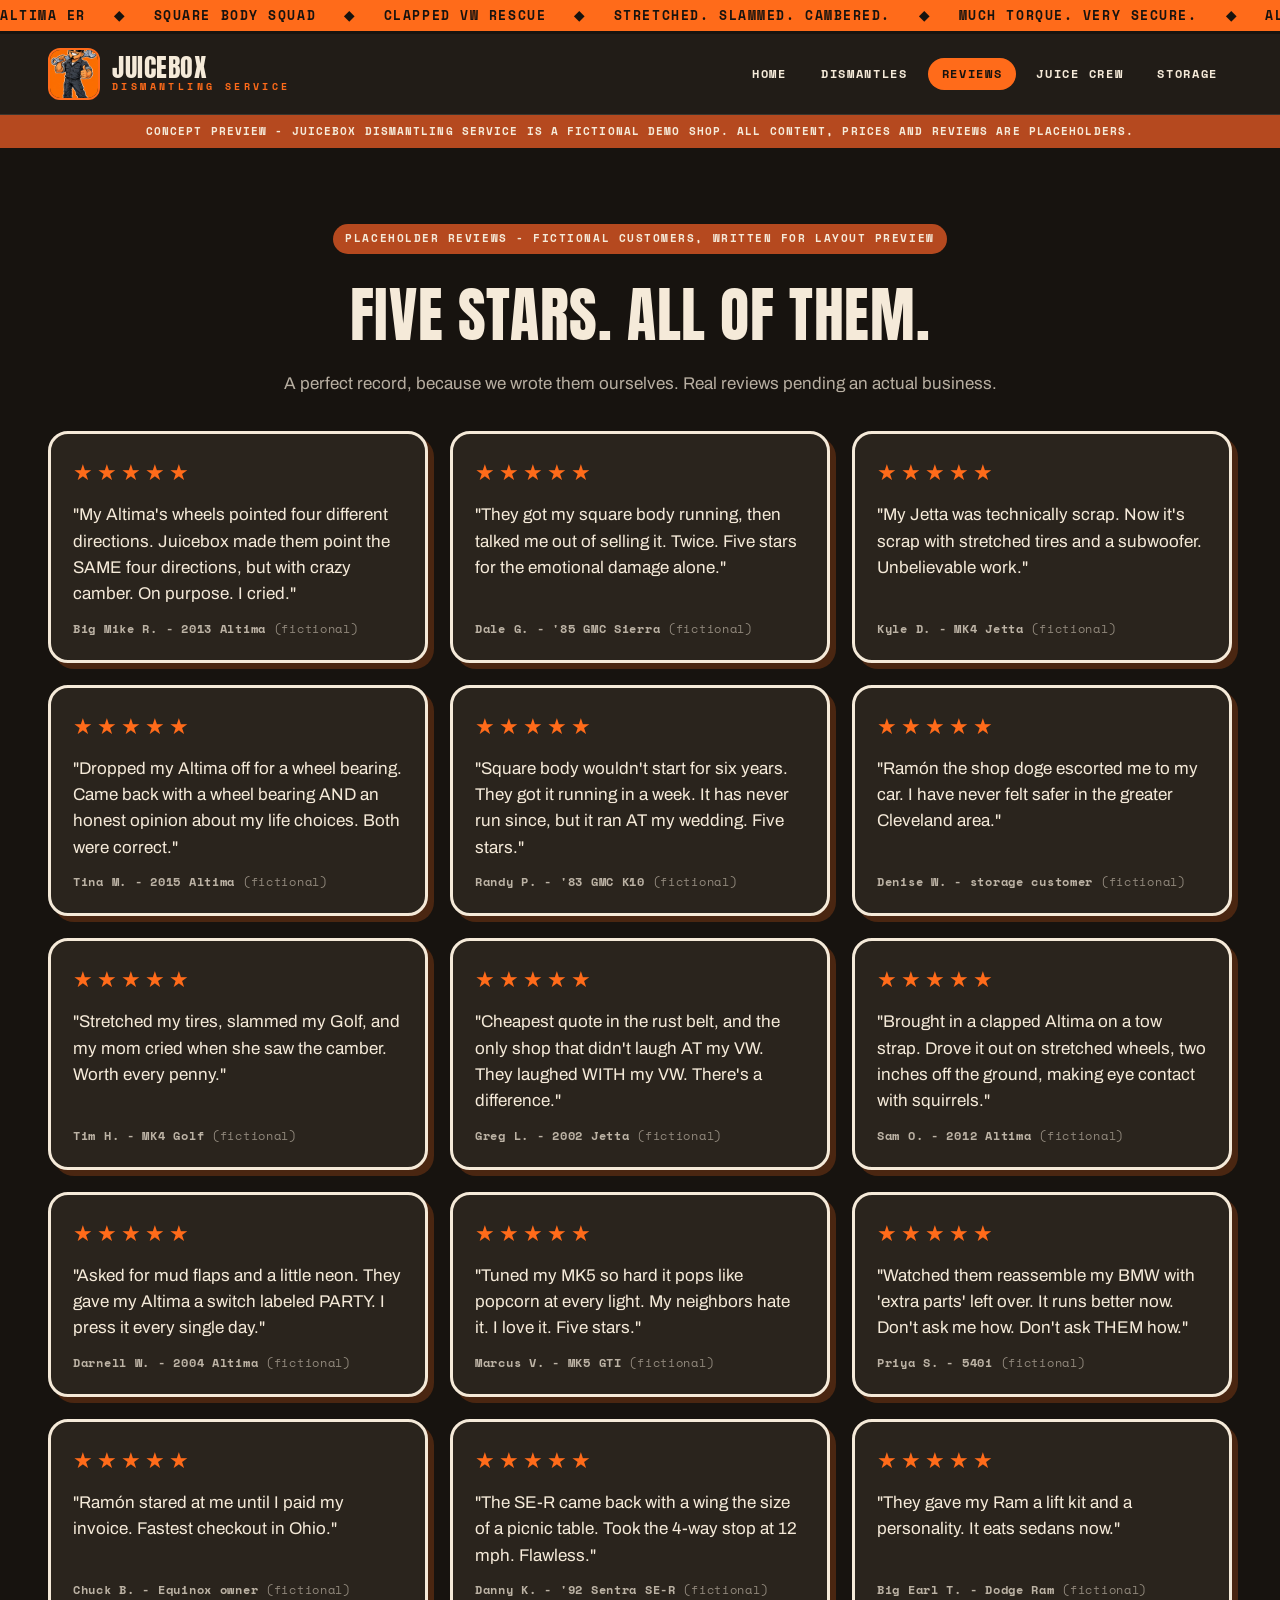
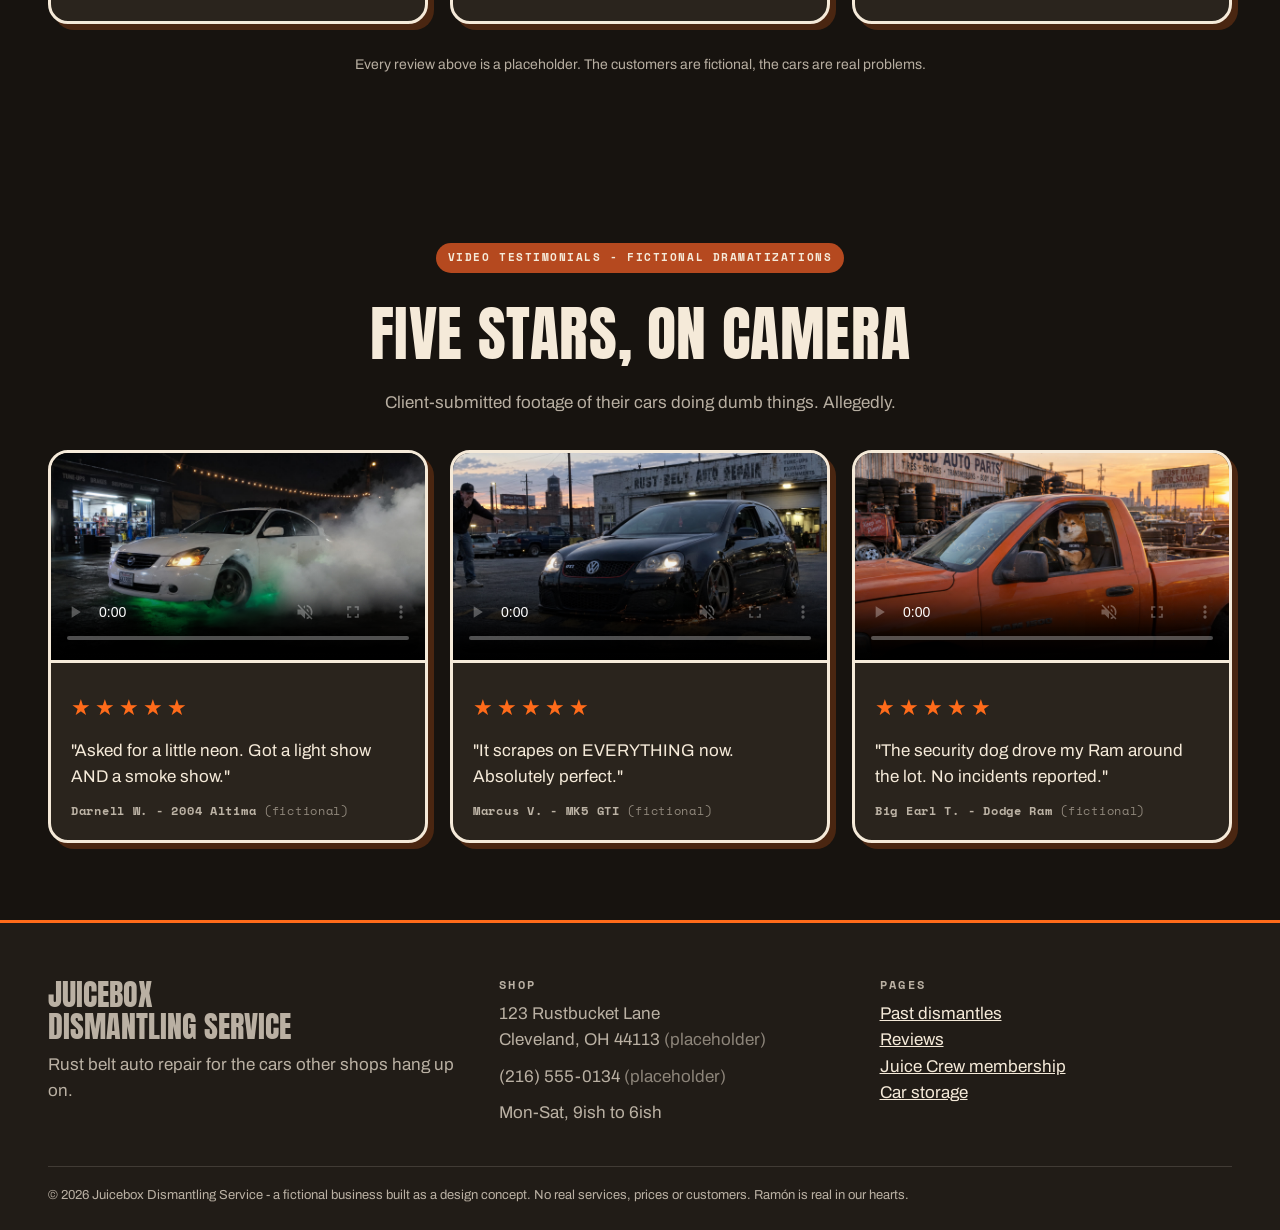
<file: reviews.html>
<!DOCTYPE html>
<html lang="en">
<head>
<meta charset="utf-8">
<meta name="viewport" content="width=device-width, initial-scale=1">
<title>Reviews - Juicebox Dismantling Service</title>
<meta name="description" content="Juicebox Dismantling Service - rust belt auto repair for Nissan Altimas, GMC square body trucks and clapped-out Volkswagens. Fictional demo site.">
<link rel="preconnect" href="https://fonts.googleapis.com">
<link rel="preconnect" href="https://fonts.gstatic.com" crossorigin>
<link href="https://fonts.googleapis.com/css2?family=Anton&family=Archivo:wght@400;600;800&family=Space+Mono:wght@400;700&display=swap" rel="stylesheet">
<link rel="stylesheet" href="styles.css?v=202611172135">
<link rel="icon" type="image/jpeg" href="photos/mascot.jpg?v=202611172135">
<script>
(function () {
  var siteVersion = '202611172135';
  window.SS_SITE_VERSION = siteVersion;
  if ('serviceWorker' in navigator) {
    navigator.serviceWorker.register('service-worker.js?v=' + siteVersion, { updateViaCache: 'none' })
      .then(function (registration) { registration.update(); })
      .catch(function () {});
  }
  window.addEventListener('pageshow', function () {
    if (!window.fetch) return;
    fetch('version.json?check=' + Date.now(), { cache: 'no-store' })
      .then(function (response) { return response.ok ? response.json() : null; })
      .then(function (manifest) {
        if (!manifest || !manifest.version || manifest.version === siteVersion) return;
        var key = 'jb-version-reload:' + window.location.pathname + ':' + manifest.version;
        if (sessionStorage.getItem(key)) return;
        sessionStorage.setItem(key, '1');
        var refreshUrl = new URL(window.location.href);
        refreshUrl.searchParams.set('v', manifest.version);
        window.location.replace(refreshUrl.toString());
      })
      .catch(function () {});
  });
})();
</script>
<script src="https://sundaysauce-projects.github.io/sites-portal/beacon.js?v=202611171415" defer></script></head>
<body>
<div class="ticker" aria-hidden="true"><div class="ticker-track" id="ticker-track">
<span>ALTIMA ER</span><span>&#9670;</span><span>SQUARE BODY SQUAD</span><span>&#9670;</span><span>CLAPPED VW RESCUE</span><span>&#9670;</span><span>STRETCHED. SLAMMED. CAMBERED.</span><span>&#9670;</span><span>MUCH TORQUE. VERY SECURE.</span><span>&#9670;</span>
</div></div>
<header class="site-header">
  <a class="brand" href="index.html">
    <img src="photos/mascot.jpg?v=202611172135" alt="Juice, the Juicebox mascot" class="brand-mark">
    <span class="brand-type">JUICEBOX<em>DISMANTLING SERVICE</em></span>
  </a>
  <button class="nav-toggle" id="nav-toggle" aria-label="Open menu" aria-expanded="false">MENU</button>
  <nav class="nav" id="nav">
    <a href="index.html" class="">Home</a>
    <a href="gallery.html" class="">Dismantles</a>
    <a href="reviews.html" class="active">Reviews</a>
    <a href="membership.html" class="">Juice Crew</a>
    <a href="storage.html" class="">Storage</a>
  </nav>
</header>
<p class="demo-bar">CONCEPT PREVIEW - Juicebox Dismantling Service is a fictional demo shop. All content, prices and reviews are placeholders.</p>

<section class="section">
  <p class="kicker center"><span class="ph-badge">PLACEHOLDER REVIEWS - FICTIONAL CUSTOMERS, WRITTEN FOR LAYOUT PREVIEW</span></p>
  <h1 class="sec-title">FIVE STARS. ALL OF THEM.</h1>
  <p class="sec-sub">A perfect record, because we wrote them ourselves. Real reviews pending an actual business.</p>
  <div class="reviews-grid">
    <blockquote class="review-card"><p class="stars">&#9733;&#9733;&#9733;&#9733;&#9733;</p><p>"My Altima's wheels pointed four different directions. Juicebox made them point the SAME four directions, but with crazy camber. On purpose. I cried."</p><footer>Big Mike R. - 2013 Altima <span class="ph">(fictional)</span></footer></blockquote>
    <blockquote class="review-card"><p class="stars">&#9733;&#9733;&#9733;&#9733;&#9733;</p><p>"They got my square body running, then talked me out of selling it. Twice. Five stars for the emotional damage alone."</p><footer>Dale G. - '85 GMC Sierra <span class="ph">(fictional)</span></footer></blockquote>
    <blockquote class="review-card"><p class="stars">&#9733;&#9733;&#9733;&#9733;&#9733;</p><p>"My Jetta was technically scrap. Now it's scrap with stretched tires and a subwoofer. Unbelievable work."</p><footer>Kyle D. - MK4 Jetta <span class="ph">(fictional)</span></footer></blockquote>
    <blockquote class="review-card"><p class="stars">&#9733;&#9733;&#9733;&#9733;&#9733;</p><p>"Dropped my Altima off for a wheel bearing. Came back with a wheel bearing AND an honest opinion about my life choices. Both were correct."</p><footer>Tina M. - 2015 Altima <span class="ph">(fictional)</span></footer></blockquote>
    <blockquote class="review-card"><p class="stars">&#9733;&#9733;&#9733;&#9733;&#9733;</p><p>"Square body wouldn't start for six years. They got it running in a week. It has never run since, but it ran AT my wedding. Five stars."</p><footer>Randy P. - '83 GMC K10 <span class="ph">(fictional)</span></footer></blockquote>
    <blockquote class="review-card"><p class="stars">&#9733;&#9733;&#9733;&#9733;&#9733;</p><p>"Ramón the shop doge escorted me to my car. I have never felt safer in the greater Cleveland area."</p><footer>Denise W. - storage customer <span class="ph">(fictional)</span></footer></blockquote>
    <blockquote class="review-card"><p class="stars">&#9733;&#9733;&#9733;&#9733;&#9733;</p><p>"Stretched my tires, slammed my Golf, and my mom cried when she saw the camber. Worth every penny."</p><footer>Tim H. - MK4 Golf <span class="ph">(fictional)</span></footer></blockquote>
    <blockquote class="review-card"><p class="stars">&#9733;&#9733;&#9733;&#9733;&#9733;</p><p>"Cheapest quote in the rust belt, and the only shop that didn't laugh AT my VW. They laughed WITH my VW. There's a difference."</p><footer>Greg L. - 2002 Jetta <span class="ph">(fictional)</span></footer></blockquote>
    <blockquote class="review-card"><p class="stars">&#9733;&#9733;&#9733;&#9733;&#9733;</p><p>"Brought in a clapped Altima on a tow strap. Drove it out on stretched wheels, two inches off the ground, making eye contact with squirrels."</p><footer>Sam O. - 2012 Altima <span class="ph">(fictional)</span></footer></blockquote>
    <blockquote class="review-card"><p class="stars">&#9733;&#9733;&#9733;&#9733;&#9733;</p><p>"Asked for mud flaps and a little neon. They gave my Altima a switch labeled PARTY. I press it every single day."</p><footer>Darnell W. - 2004 Altima <span class="ph">(fictional)</span></footer></blockquote>
    <blockquote class="review-card"><p class="stars">&#9733;&#9733;&#9733;&#9733;&#9733;</p><p>"Tuned my MK5 so hard it pops like popcorn at every light. My neighbors hate it. I love it. Five stars."</p><footer>Marcus V. - MK5 GTI <span class="ph">(fictional)</span></footer></blockquote>
    <blockquote class="review-card"><p class="stars">&#9733;&#9733;&#9733;&#9733;&#9733;</p><p>"Watched them reassemble my BMW with 'extra parts' left over. It runs better now. Don't ask me how. Don't ask THEM how."</p><footer>Priya S. - 540i <span class="ph">(fictional)</span></footer></blockquote>
    <blockquote class="review-card"><p class="stars">&#9733;&#9733;&#9733;&#9733;&#9733;</p><p>"Ramón stared at me until I paid my invoice. Fastest checkout in Ohio."</p><footer>Chuck B. - Equinox owner <span class="ph">(fictional)</span></footer></blockquote>
    <blockquote class="review-card"><p class="stars">&#9733;&#9733;&#9733;&#9733;&#9733;</p><p>"The SE-R came back with a wing the size of a picnic table. Took the 4-way stop at 12 mph. Flawless."</p><footer>Danny K. - '92 Sentra SE-R <span class="ph">(fictional)</span></footer></blockquote>
    <blockquote class="review-card"><p class="stars">&#9733;&#9733;&#9733;&#9733;&#9733;</p><p>"They gave my Ram a lift kit and a personality. It eats sedans now."</p><footer>Big Earl T. - Dodge Ram <span class="ph">(fictional)</span></footer></blockquote>
  </div>
  <p class="fineprint">Every review above is a placeholder. The customers are fictional, the cars are real problems.</p>
</section>

<section class="section">
  <p class="kicker center"><span class="ph-badge">VIDEO TESTIMONIALS - FICTIONAL DRAMATIZATIONS</span></p>
  <h2 class="sec-title">FIVE STARS, ON CAMERA</h2>
  <p class="sec-sub">Client-submitted footage of their cars doing dumb things. Allegedly.</p>
  <div class="cards3">
    <figure class="review-card video-card">
      <video src="videos/testimonial-altima.mp4?v=202611172135" poster="photos/vid-altima-burnout.jpg?v=202611172135" autoplay muted loop playsinline controls></video>
      <p class="stars">&#9733;&#9733;&#9733;&#9733;&#9733;</p>
      <p>"Asked for a little neon. Got a light show AND a smoke show."</p>
      <footer>Darnell W. - 2004 Altima <span class="ph">(fictional)</span></footer>
    </figure>
    <figure class="review-card video-card">
      <video src="videos/testimonial-gti.mp4?v=202611172135" poster="photos/vid-gti-sparks.jpg?v=202611172135" autoplay muted loop playsinline controls></video>
      <p class="stars">&#9733;&#9733;&#9733;&#9733;&#9733;</p>
      <p>"It scrapes on EVERYTHING now. Absolutely perfect."</p>
      <footer>Marcus V. - MK5 GTI <span class="ph">(fictional)</span></footer>
    </figure>
    <figure class="review-card video-card">
      <video src="videos/testimonial-ramon.mp4?v=202611172135" poster="photos/shop-guard-patrol.jpg?v=202611172135" autoplay muted loop playsinline controls></video>
      <p class="stars">&#9733;&#9733;&#9733;&#9733;&#9733;</p>
      <p>"The security dog drove my Ram around the lot. No incidents reported."</p>
      <footer>Big Earl T. - Dodge Ram <span class="ph">(fictional)</span></footer>
    </figure>
  </div>
</section>
<footer class="site-footer">
  <div class="foot-grid">
    <div>
      <p class="foot-brand">JUICEBOX<br>DISMANTLING SERVICE</p>
      <p class="foot-note">Rust belt auto repair for the cars other shops hang up on.</p>
    </div>
    <div>
      <p class="foot-head">SHOP</p>
      <p>123 Rustbucket Lane<br>Cleveland, OH 44113 <span class="ph">(placeholder)</span></p>
      <p>(216) 555-0134 <span class="ph">(placeholder)</span></p>
      <p>Mon-Sat, 9ish to 6ish</p>
    </div>
    <div>
      <p class="foot-head">PAGES</p>
      <p><a href="gallery.html">Past dismantles</a><br><a href="reviews.html">Reviews</a><br><a href="membership.html">Juice Crew membership</a><br><a href="storage.html">Car storage</a></p>
    </div>
  </div>
  <p class="foot-legal">&copy; 2026 Juicebox Dismantling Service - a fictional business built as a design concept. No real services, prices or customers. Ramón is real in our hearts.</p>
</footer>
<script src="script.js?v=202611172135"></script>
</body>
</html>
</file>
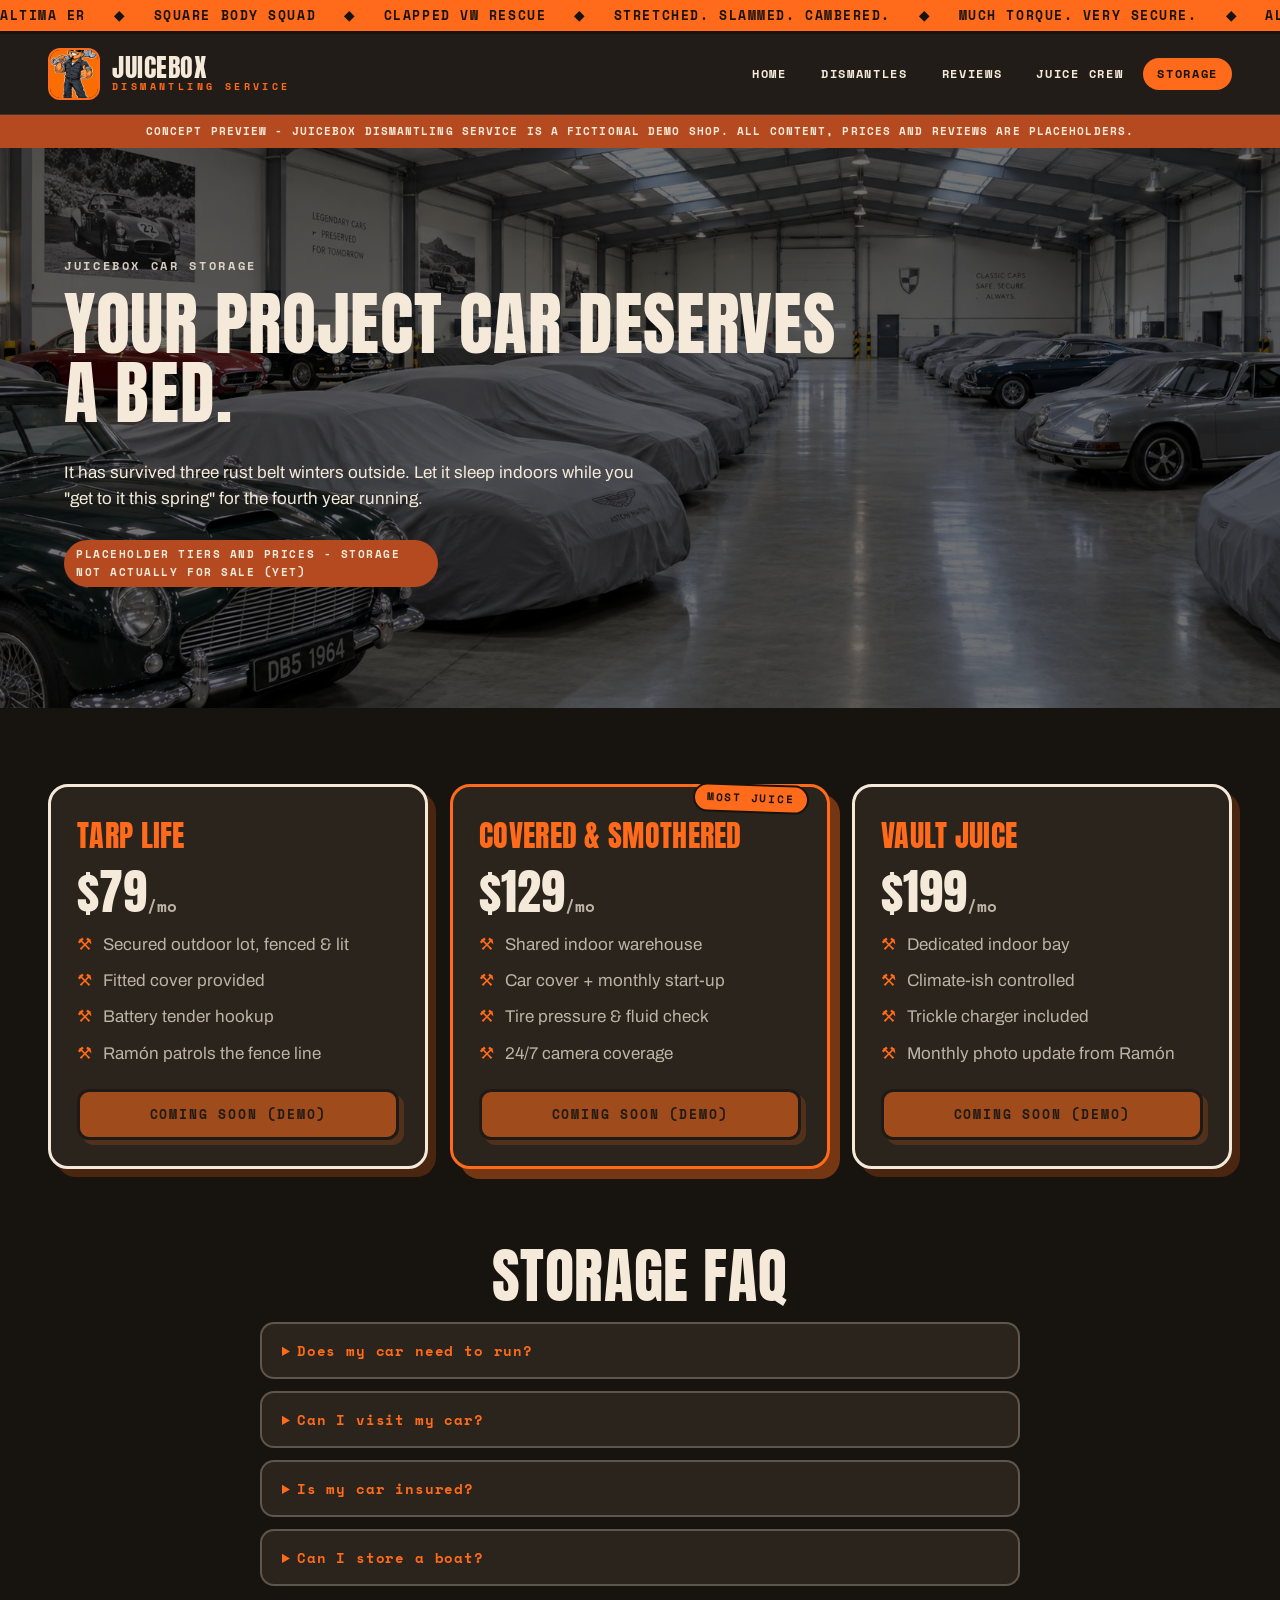
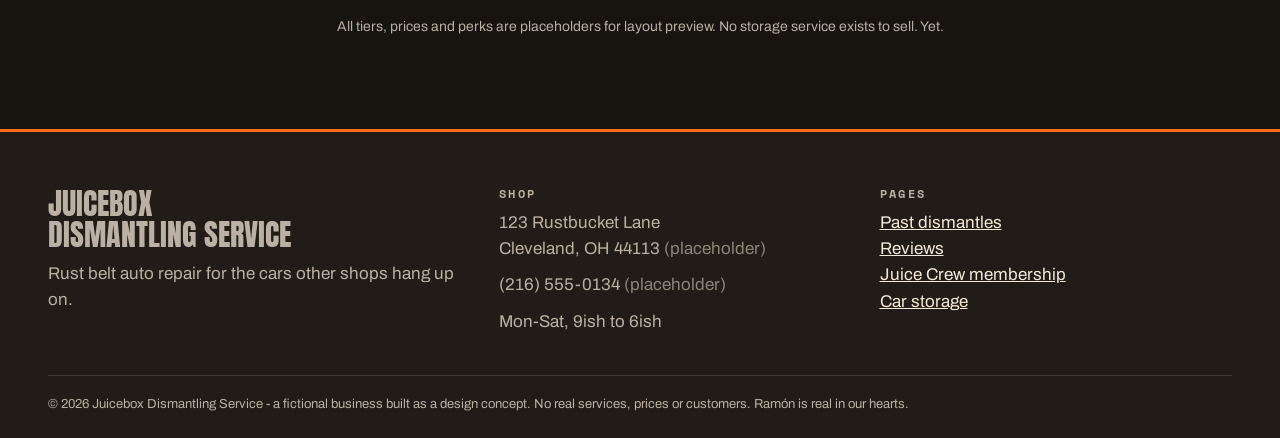
<file: storage.html>
<!DOCTYPE html>
<html lang="en">
<head>
<meta charset="utf-8">
<meta name="viewport" content="width=device-width, initial-scale=1">
<title>Car Storage - Juicebox Dismantling Service</title>
<meta name="description" content="Juicebox Dismantling Service - rust belt auto repair for Nissan Altimas, GMC square body trucks and clapped-out Volkswagens. Fictional demo site.">
<link rel="preconnect" href="https://fonts.googleapis.com">
<link rel="preconnect" href="https://fonts.gstatic.com" crossorigin>
<link href="https://fonts.googleapis.com/css2?family=Anton&family=Archivo:wght@400;600;800&family=Space+Mono:wght@400;700&display=swap" rel="stylesheet">
<link rel="stylesheet" href="styles.css?v=202611172135">
<link rel="icon" type="image/jpeg" href="photos/mascot.jpg?v=202611172135">
<script>
(function () {
  var siteVersion = '202611172135';
  window.SS_SITE_VERSION = siteVersion;
  if ('serviceWorker' in navigator) {
    navigator.serviceWorker.register('service-worker.js?v=' + siteVersion, { updateViaCache: 'none' })
      .then(function (registration) { registration.update(); })
      .catch(function () {});
  }
  window.addEventListener('pageshow', function () {
    if (!window.fetch) return;
    fetch('version.json?check=' + Date.now(), { cache: 'no-store' })
      .then(function (response) { return response.ok ? response.json() : null; })
      .then(function (manifest) {
        if (!manifest || !manifest.version || manifest.version === siteVersion) return;
        var key = 'jb-version-reload:' + window.location.pathname + ':' + manifest.version;
        if (sessionStorage.getItem(key)) return;
        sessionStorage.setItem(key, '1');
        var refreshUrl = new URL(window.location.href);
        refreshUrl.searchParams.set('v', manifest.version);
        window.location.replace(refreshUrl.toString());
      })
      .catch(function () {});
  });
})();
</script>
<script src="https://sundaysauce-projects.github.io/sites-portal/beacon.js?v=202611171415" defer></script></head>
<body>
<div class="ticker" aria-hidden="true"><div class="ticker-track" id="ticker-track">
<span>ALTIMA ER</span><span>&#9670;</span><span>SQUARE BODY SQUAD</span><span>&#9670;</span><span>CLAPPED VW RESCUE</span><span>&#9670;</span><span>STRETCHED. SLAMMED. CAMBERED.</span><span>&#9670;</span><span>MUCH TORQUE. VERY SECURE.</span><span>&#9670;</span>
</div></div>
<header class="site-header">
  <a class="brand" href="index.html">
    <img src="photos/mascot.jpg?v=202611172135" alt="Juice, the Juicebox mascot" class="brand-mark">
    <span class="brand-type">JUICEBOX<em>DISMANTLING SERVICE</em></span>
  </a>
  <button class="nav-toggle" id="nav-toggle" aria-label="Open menu" aria-expanded="false">MENU</button>
  <nav class="nav" id="nav">
    <a href="index.html" class="">Home</a>
    <a href="gallery.html" class="">Dismantles</a>
    <a href="reviews.html" class="">Reviews</a>
    <a href="membership.html" class="">Juice Crew</a>
    <a href="storage.html" class="active">Storage</a>
  </nav>
</header>
<p class="demo-bar">CONCEPT PREVIEW - Juicebox Dismantling Service is a fictional demo shop. All content, prices and reviews are placeholders.</p>

<section class="page-hero">
  <img src="photos/storage.jpg?v=202611172135" alt="Indoor vehicle storage warehouse with covered cars">
  <div class="page-hero-copy">
    <p class="kicker light">JUICEBOX CAR STORAGE</p>
    <h1>YOUR PROJECT CAR DESERVES A BED.</h1>
    <p>It has survived three rust belt winters outside. Let it sleep indoors while you "get to it this spring" for the fourth year running.</p>
    <p class="ph-badge">PLACEHOLDER TIERS AND PRICES - STORAGE NOT ACTUALLY FOR SALE (YET)</p>
  </div>
</section>
<section class="section">
  <div class="cards3">
    <article class="tier">
      <h3>TARP LIFE</h3>
      <p class="price">$79<span>/mo</span></p>
      <ul>
        <li>Secured outdoor lot, fenced &amp; lit</li>
        <li>Fitted cover provided</li>
        <li>Battery tender hookup</li>
        <li>Ramón patrols the fence line</li>
      </ul>
      <button class="btn disabled" disabled>COMING SOON (DEMO)</button>
    </article>
    <article class="tier featured">
      <p class="tier-flag">MOST JUICE</p>
      <h3>COVERED &amp; SMOTHERED</h3>
      <p class="price">$129<span>/mo</span></p>
      <ul>
        <li>Shared indoor warehouse</li>
        <li>Car cover + monthly start-up</li>
        <li>Tire pressure &amp; fluid check</li>
        <li>24/7 camera coverage</li>
      </ul>
      <button class="btn disabled" disabled>COMING SOON (DEMO)</button>
    </article>
    <article class="tier">
      <h3>VAULT JUICE</h3>
      <p class="price">$199<span>/mo</span></p>
      <ul>
        <li>Dedicated indoor bay</li>
        <li>Climate-ish controlled</li>
        <li>Trickle charger included</li>
        <li>Monthly photo update from Ramón</li>
      </ul>
      <button class="btn disabled" disabled>COMING SOON (DEMO)</button>
    </article>
  </div>
  <div class="faq">
    <h2 class="sec-title">STORAGE FAQ</h2>
    <details><summary>Does my car need to run?</summary><p>No. Most of them don't. We have a winch and zero judgment.</p></details>
    <details><summary>Can I visit my car?</summary><p>Yes, during shop hours. Juice Crew members can visit after hours and sit in it while making engine noises.</p></details>
    <details><summary>Is my car insured?</summary><p>Placeholder answer: details would go here once this is a real business with real paperwork.</p></details>
    <details><summary>Can I store a boat?</summary><p>If it once resembled a Nissan Altima, GMC square body or Volkswagen, we can talk. Otherwise, maybe.</p></details>
  </div>
  <p class="fineprint">All tiers, prices and perks are placeholders for layout preview. No storage service exists to sell. Yet.</p>
</section>
<footer class="site-footer">
  <div class="foot-grid">
    <div>
      <p class="foot-brand">JUICEBOX<br>DISMANTLING SERVICE</p>
      <p class="foot-note">Rust belt auto repair for the cars other shops hang up on.</p>
    </div>
    <div>
      <p class="foot-head">SHOP</p>
      <p>123 Rustbucket Lane<br>Cleveland, OH 44113 <span class="ph">(placeholder)</span></p>
      <p>(216) 555-0134 <span class="ph">(placeholder)</span></p>
      <p>Mon-Sat, 9ish to 6ish</p>
    </div>
    <div>
      <p class="foot-head">PAGES</p>
      <p><a href="gallery.html">Past dismantles</a><br><a href="reviews.html">Reviews</a><br><a href="membership.html">Juice Crew membership</a><br><a href="storage.html">Car storage</a></p>
    </div>
  </div>
  <p class="foot-legal">&copy; 2026 Juicebox Dismantling Service - a fictional business built as a design concept. No real services, prices or customers. Ramón is real in our hearts.</p>
</footer>
<script src="script.js?v=202611172135"></script>
</body>
</html>
</file>
<file: styles.css>
/* Juicebox Dismantling Service - concept site */
:root {
  --ink: #17130f;
  --asphalt: #211c17;
  --panel: #2a241d;
  --orange: #ff6b1a;
  --rust: #b5491f;
  --cream: #f5ead9;
  --cream-dim: rgba(245, 234, 217, .72);
  --mono: "Space Mono", monospace;
  --disp: "Anton", sans-serif;
  --body: "Archivo", sans-serif;
}
* { box-sizing: border-box; }
html { scroll-behavior: smooth; }
body {
  margin: 0;
  background: var(--ink);
  color: var(--cream);
  font-family: var(--body);
  font-size: 17px;
  line-height: 1.55;
}
img { max-width: 100%; display: block; }
a { color: var(--orange); }
h1, h2, h3 { font-family: var(--disp); font-weight: 400; margin: 0; letter-spacing: .01em; }

/* ticker */
.ticker {
  background: var(--orange);
  color: var(--ink);
  overflow: hidden;
  border-bottom: 3px solid var(--ink);
  font: 700 13px/1 var(--mono);
  letter-spacing: .12em;
}
.ticker-track {
  display: inline-flex;
  gap: 28px;
  white-space: nowrap;
  padding: 9px 0;
  animation: tick 22s linear infinite;
}
@keyframes tick { from { transform: translateX(0); } to { transform: translateX(-50%); } }

/* header */
.site-header {
  display: flex;
  align-items: center;
  justify-content: space-between;
  gap: 18px;
  padding: 14px clamp(16px, 4vw, 48px);
  background: var(--asphalt);
  position: sticky;
  top: 0;
  z-index: 50;
  border-bottom: 1px solid rgba(245, 234, 217, .12);
}
.brand { display: flex; align-items: center; gap: 12px; text-decoration: none; color: var(--cream); }
.brand-mark {
  width: 52px; height: 52px; border-radius: 12px; object-fit: cover;
  border: 2px solid var(--orange);
  background: var(--orange);
}
.brand-type { font: 26px/1 var(--disp); letter-spacing: .02em; }
.brand-type em { display: block; font: 700 10px/1.4 var(--mono); letter-spacing: .34em; color: var(--orange); font-style: normal; }
.nav { display: flex; gap: 6px; flex-wrap: wrap; }
.nav a {
  color: var(--cream);
  text-decoration: none;
  font: 700 12px/1 var(--mono);
  letter-spacing: .14em;
  text-transform: uppercase;
  padding: 10px 14px;
  border-radius: 999px;
}
.nav a:hover { background: rgba(255, 107, 26, .15); }
.nav a.active { background: var(--orange); color: var(--ink); }
.nav-toggle {
  display: none;
  background: var(--orange); color: var(--ink); border: 0; border-radius: 10px;
  font: 700 12px/1 var(--mono); letter-spacing: .12em; padding: 11px 16px; cursor: pointer;
}
.demo-bar {
  margin: 0;
  padding: 8px clamp(16px, 4vw, 48px);
  background: var(--rust);
  color: var(--cream);
  font: 700 11px/1.5 var(--mono);
  letter-spacing: .1em;
  text-transform: uppercase;
  text-align: center;
}

/* hero */
.hero {
  display: grid;
  grid-template-columns: 1.25fr .9fr;
  gap: clamp(24px, 4vw, 56px);
  align-items: center;
  padding: clamp(36px, 6vw, 90px) clamp(16px, 4vw, 48px);
  background:
    radial-gradient(circle at 85% 15%, rgba(255, 107, 26, .22), transparent 45%),
    repeating-linear-gradient(-45deg, rgba(245,234,217,.03) 0 2px, transparent 2px 14px),
    var(--ink);
}
.kicker {
  font: 700 12px/1.5 var(--mono);
  letter-spacing: .22em;
  color: var(--orange);
  margin: 0 0 14px;
  text-transform: uppercase;
}
.kicker.center { text-align: center; }
.kicker.light { color: var(--cream); opacity: .85; }
.hero h1 {
  font-size: clamp(44px, 7vw, 96px);
  line-height: .95;
  text-transform: uppercase;
  margin-bottom: 20px;
}
.hero h1 .hl { display: block; color: var(--orange); }
.lede { font-size: 19px; color: var(--cream-dim); max-width: 34em; }
.cta-row { display: flex; gap: 14px; flex-wrap: wrap; margin-top: 26px; }
.btn {
  display: inline-block;
  background: var(--orange);
  color: var(--ink);
  text-decoration: none;
  font: 700 13px/1 var(--mono);
  letter-spacing: .14em;
  padding: 16px 24px;
  border-radius: 12px;
  border: 3px solid var(--ink);
  box-shadow: 5px 5px 0 rgba(255, 107, 26, .35);
  cursor: pointer;
  text-transform: uppercase;
}
.btn:hover { transform: translate(-2px, -2px); box-shadow: 7px 7px 0 rgba(255, 107, 26, .35); }
.btn.ghost { background: transparent; color: var(--orange); border-color: var(--orange); box-shadow: 5px 5px 0 rgba(255,107,26,.18); }
.btn.disabled, .btn:disabled { opacity: .55; cursor: not-allowed; width: 100%; }
.hero-mascot { margin: 0; text-align: center; }
.hero-mascot img {
  width: 100%;
  border-radius: 24px;
  border: 4px solid var(--orange);
  box-shadow: 12px 12px 0 rgba(255, 107, 26, .25);
  transform: rotate(1.5deg);
}
.hero-mascot figcaption {
  margin-top: 14px;
  font: 700 12px/1.6 var(--mono);
  letter-spacing: .2em;
  color: var(--cream-dim);
}

/* sections */
.section { padding: clamp(40px, 6vw, 80px) clamp(16px, 4vw, 48px); max-width: 1280px; margin: 0 auto; }
.sec-title { font-size: clamp(34px, 5vw, 60px); text-transform: uppercase; text-align: center; }
.sec-sub { text-align: center; color: var(--cream-dim); margin: 10px auto 34px; max-width: 46em; }
.cards3 { display: grid; grid-template-columns: repeat(3, 1fr); gap: 22px; }
.card {
  background: var(--panel);
  border: 3px solid var(--cream);
  border-radius: 20px;
  overflow: hidden;
  box-shadow: 8px 8px 0 rgba(255, 107, 26, .28);
}
.card img { width: 100%; aspect-ratio: 16/10; object-fit: cover; border-bottom: 3px solid var(--cream); }
.card-body { padding: 20px; }
.card-body h3 { font-size: 26px; color: var(--orange); text-transform: uppercase; }
.card-body p { color: var(--cream-dim); margin: 10px 0 0; }
.tagline { font: 700 12px/1.5 var(--mono); letter-spacing: .12em; color: var(--orange) !important; text-transform: uppercase; }
.tagline.light { color: var(--cream) !important; opacity: .8; }

/* doge band */
.doge-band {
  display: grid;
  grid-template-columns: 1fr 1fr;
  gap: clamp(24px, 4vw, 56px);
  align-items: center;
  padding: clamp(40px, 6vw, 80px) clamp(16px, 4vw, 48px);
  background: var(--orange);
  color: var(--ink);
}
.doge-band img {
  border-radius: 24px;
  border: 4px solid var(--ink);
  box-shadow: 10px 10px 0 rgba(23, 19, 15, .35);
  transform: rotate(-1.2deg);
}
.doge-copy h2 { font-size: clamp(38px, 5vw, 64px); margin-bottom: 14px; }
.doge-copy p { max-width: 34em; }

/* reviews */
.review-card {
  margin: 0;
  background: var(--panel);
  border: 3px solid var(--cream);
  border-radius: 20px;
  padding: 22px;
  box-shadow: 6px 6px 0 rgba(255, 107, 26, .22);
  display: flex;
  flex-direction: column;
  gap: 12px;
}
.stars { color: var(--orange); font-size: 22px; letter-spacing: .18em; margin: 0; }
.review-card p { margin: 0; }
.review-card footer { font: 700 12px/1.5 var(--mono); letter-spacing: .06em; color: var(--cream-dim); margin-top: auto; }
.ph { opacity: .7; font-weight: 400; }
.ph-badge {
  display: inline-block;
  background: var(--rust);
  color: var(--cream);
  font: 700 11px/1.6 var(--mono);
  letter-spacing: .14em;
  padding: 6px 12px;
  border-radius: 999px;
  text-transform: uppercase;
}
.more-link { text-align: center; margin-top: 34px; }
.reviews-grid { display: grid; grid-template-columns: repeat(3, 1fr); gap: 22px; }
.fineprint { text-align: center; color: var(--cream-dim); font-size: 14px; margin-top: 30px; }

/* video testimonials + certifications */
.video-card { display: flex; flex-direction: column; padding: 0; overflow: hidden; }
.video-card video { width: 100%; aspect-ratio: 16/9; object-fit: cover; display: block; border-bottom: 3px solid var(--cream); background: #000; }
.video-card p, .video-card footer { padding-left: 20px; padding-right: 20px; }
.video-card .stars { padding-top: 16px; }
.video-card footer { padding-bottom: 20px; }
.cert-card h3 { color: var(--orange); }

/* split band */
.split-band { display: grid; grid-template-columns: 1fr 1fr; }
.split { padding: clamp(36px, 5vw, 72px) clamp(16px, 4vw, 48px); background: var(--panel); }
.split.alt { background: var(--rust); }
.split h2 { font-size: clamp(30px, 4vw, 48px); text-transform: uppercase; margin-bottom: 14px; }
.split p { color: var(--cream-dim); max-width: 32em; margin-bottom: 22px; }

/* page hero (membership / storage) */
.page-hero { position: relative; overflow: hidden; }
.page-hero img { width: 100%; height: clamp(300px, 44vw, 560px); object-fit: cover; filter: brightness(.45); }
.page-hero-copy {
  position: absolute; inset: 0;
  display: flex; flex-direction: column; justify-content: center;
  padding: clamp(20px, 5vw, 64px);
  max-width: 900px;
}
.page-hero-copy h1 { font-size: clamp(36px, 5.5vw, 72px); text-transform: uppercase; line-height: .98; margin-bottom: 16px; }
.page-hero-copy h1 .hl { display: block; color: var(--orange); }
.page-hero-copy p { color: var(--cream); max-width: 34em; }

/* tiers */
.tier {
  position: relative;
  background: var(--panel);
  border: 3px solid var(--cream);
  border-radius: 20px;
  padding: 26px;
  box-shadow: 8px 8px 0 rgba(255, 107, 26, .22);
  display: flex;
  flex-direction: column;
}
.tier.featured { border-color: var(--orange); box-shadow: 10px 10px 0 rgba(255, 107, 26, .4); }
.tier-flag {
  position: absolute; top: -14px; right: 18px;
  background: var(--orange); color: var(--ink);
  font: 700 11px/1 var(--mono); letter-spacing: .16em;
  padding: 7px 12px; border-radius: 999px; border: 2px solid var(--ink);
  transform: rotate(2deg);
}
.tier h3 { font-size: 30px; color: var(--orange); text-transform: uppercase; }
.price { font: 48px/1 var(--disp); margin: 8px 0 16px; }
.price span { font: 700 16px/1 var(--mono); color: var(--cream-dim); }
.tier ul { list-style: none; margin: 0 0 22px; padding: 0; display: grid; gap: 10px; flex: 1; }
.tier li { padding-left: 26px; position: relative; color: var(--cream-dim); }
.tier li::before { content: "\2692"; position: absolute; left: 0; color: var(--orange); }

/* gallery */
.gallery-grid {
  display: grid;
  grid-template-columns: repeat(3, 1fr);
  gap: 22px;
}
.g-item {
  margin: 0;
  background: var(--panel);
  border: 3px solid var(--cream);
  border-radius: 20px;
  overflow: hidden;
  box-shadow: 6px 6px 0 rgba(255, 107, 26, .22);
}
.g-item img { width: 100%; aspect-ratio: 4/3; object-fit: cover; border-bottom: 3px solid var(--cream); cursor: zoom-in; }
.g-item.tall { grid-row: span 2; }
.g-item.tall img { aspect-ratio: 3/3.4; }
.g-item figcaption { padding: 16px 18px; color: var(--cream-dim); font-size: 15px; }
.g-item figcaption strong {
  display: block;
  font: 700 13px/1.5 var(--mono);
  letter-spacing: .12em;
  color: var(--orange);
  margin-bottom: 6px;
  text-transform: uppercase;
}

/* lightbox */
.lightbox {
  position: fixed; inset: 0; z-index: 90000;
  background: rgba(10, 8, 6, .92);
  display: flex; align-items: center; justify-content: center;
  padding: 24px; cursor: zoom-out;
}
.lightbox img { max-width: 100%; max-height: 100%; border-radius: 12px; border: 3px solid var(--orange); }

/* faq */
.faq { max-width: 760px; margin: 60px auto 0; }
.faq details {
  background: var(--panel);
  border: 2px solid rgba(245, 234, 217, .25);
  border-radius: 14px;
  padding: 16px 20px;
  margin-bottom: 12px;
}
.faq summary { cursor: pointer; font: 700 14px/1.5 var(--mono); letter-spacing: .06em; color: var(--orange); }
.faq details p { color: var(--cream-dim); margin: 12px 0 0; }

/* footer */
.site-footer {
  background: var(--asphalt);
  border-top: 3px solid var(--orange);
  padding: clamp(30px, 5vw, 56px) clamp(16px, 4vw, 48px) 24px;
}
.foot-grid { display: grid; grid-template-columns: 1.2fr 1fr 1fr; gap: 28px; max-width: 1280px; margin: 0 auto; }
.foot-brand { font: 30px/1.05 var(--disp); color: var(--orange); margin: 0 0 10px; }
.foot-note { color: var(--cream-dim); margin: 0; }
.foot-head { font: 700 12px/1 var(--mono); letter-spacing: .2em; color: var(--orange); margin: 0 0 12px; }
.foot-grid p { color: var(--cream-dim); margin: 0 0 10px; }
.foot-grid a { color: var(--cream); }
.foot-legal {
  max-width: 1280px; margin: 30px auto 0; padding-top: 18px;
  border-top: 1px solid rgba(245, 234, 217, .15);
  font-size: 13px; color: var(--cream-dim);
}

/* responsive */
@media (max-width: 960px) {
  .cards3, .reviews-grid, .gallery-grid { grid-template-columns: repeat(2, 1fr); }
  .hero { grid-template-columns: 1fr; }
  .hero-mascot { max-width: 420px; margin: 0 auto; }
  .doge-band, .split-band { grid-template-columns: 1fr; }
  .g-item.tall { grid-row: auto; }
  .g-item.tall img { aspect-ratio: 4/3; }
}
@media (max-width: 620px) {
  .cards3, .reviews-grid, .gallery-grid { grid-template-columns: 1fr; }
  .foot-grid { grid-template-columns: 1fr; }
  .nav-toggle { display: block; }
  .nav {
    display: none;
    position: absolute; top: 100%; right: 0; left: 0;
    background: var(--asphalt);
    flex-direction: column;
    padding: 12px;
    border-bottom: 3px solid var(--orange);
  }
  .nav.open { display: flex; }
  .nav a { padding: 14px; }
  .site-header { flex-wrap: wrap; }
}
</file>
